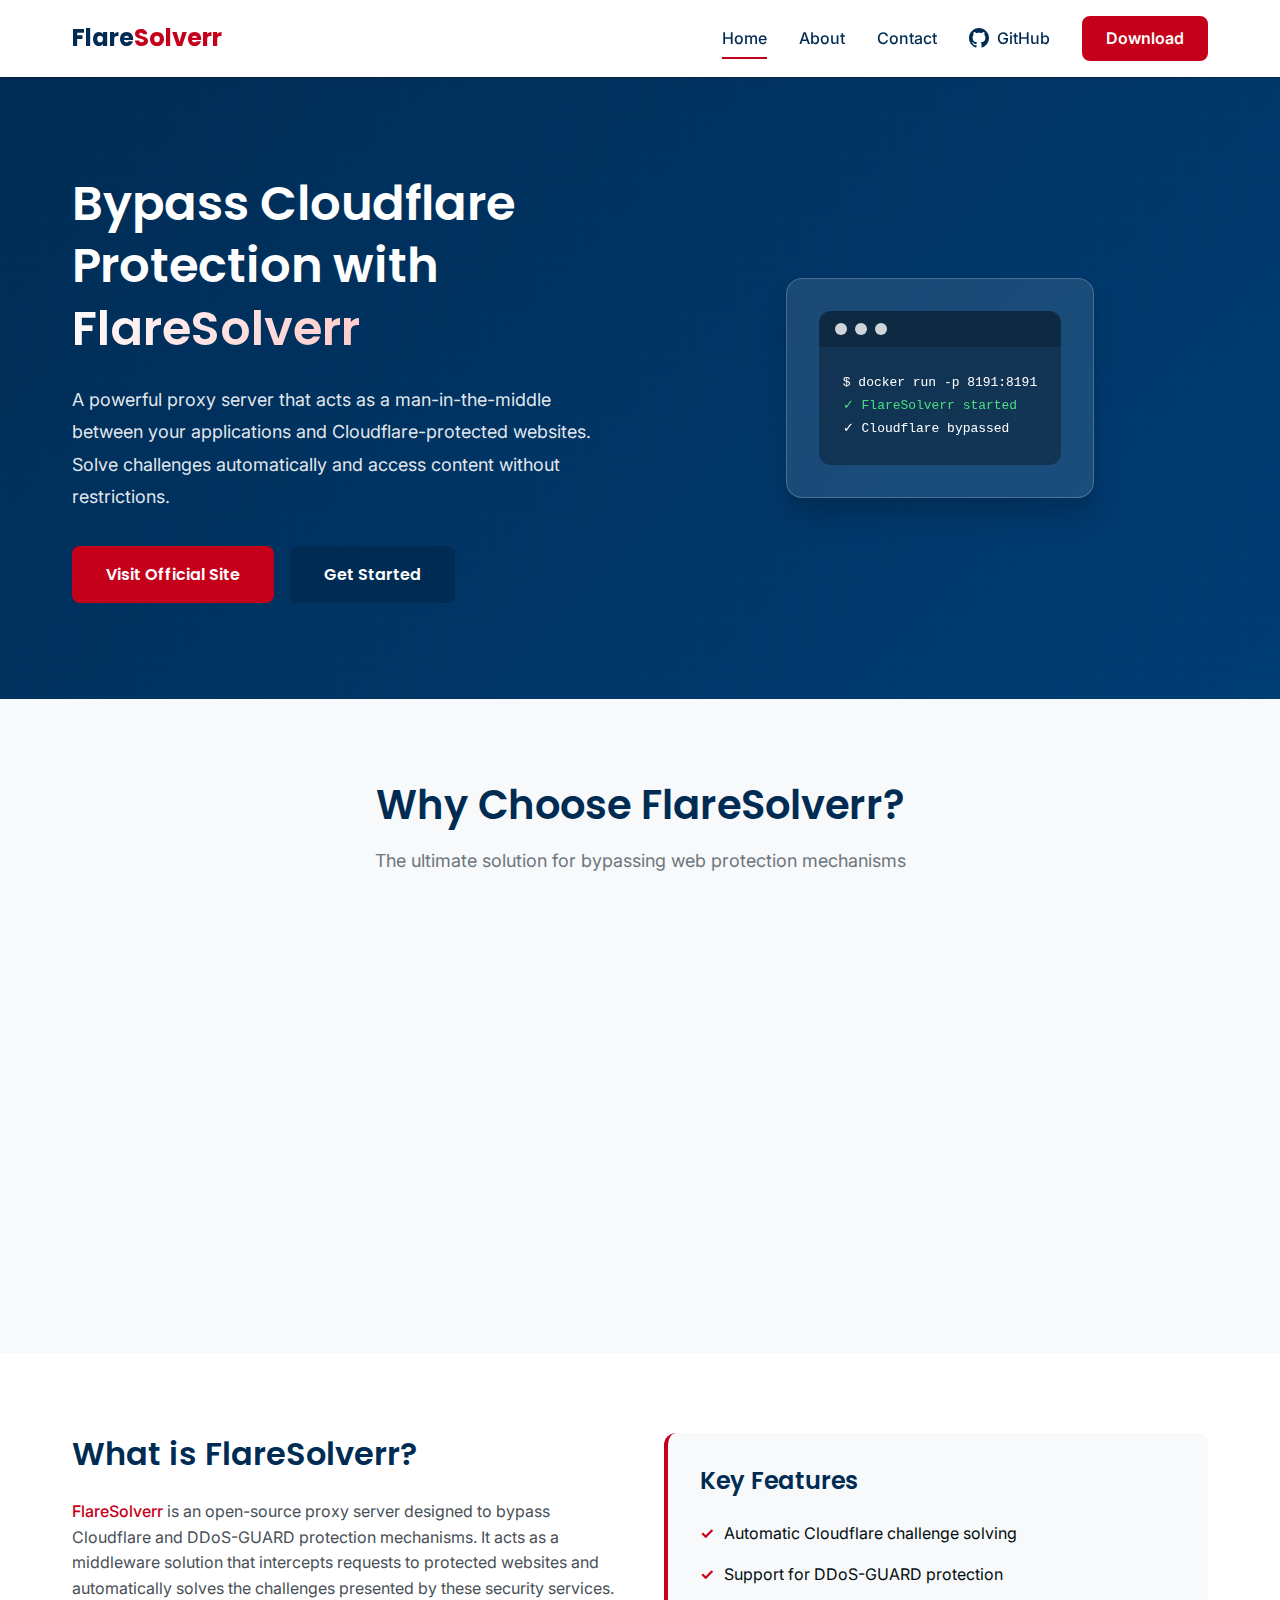
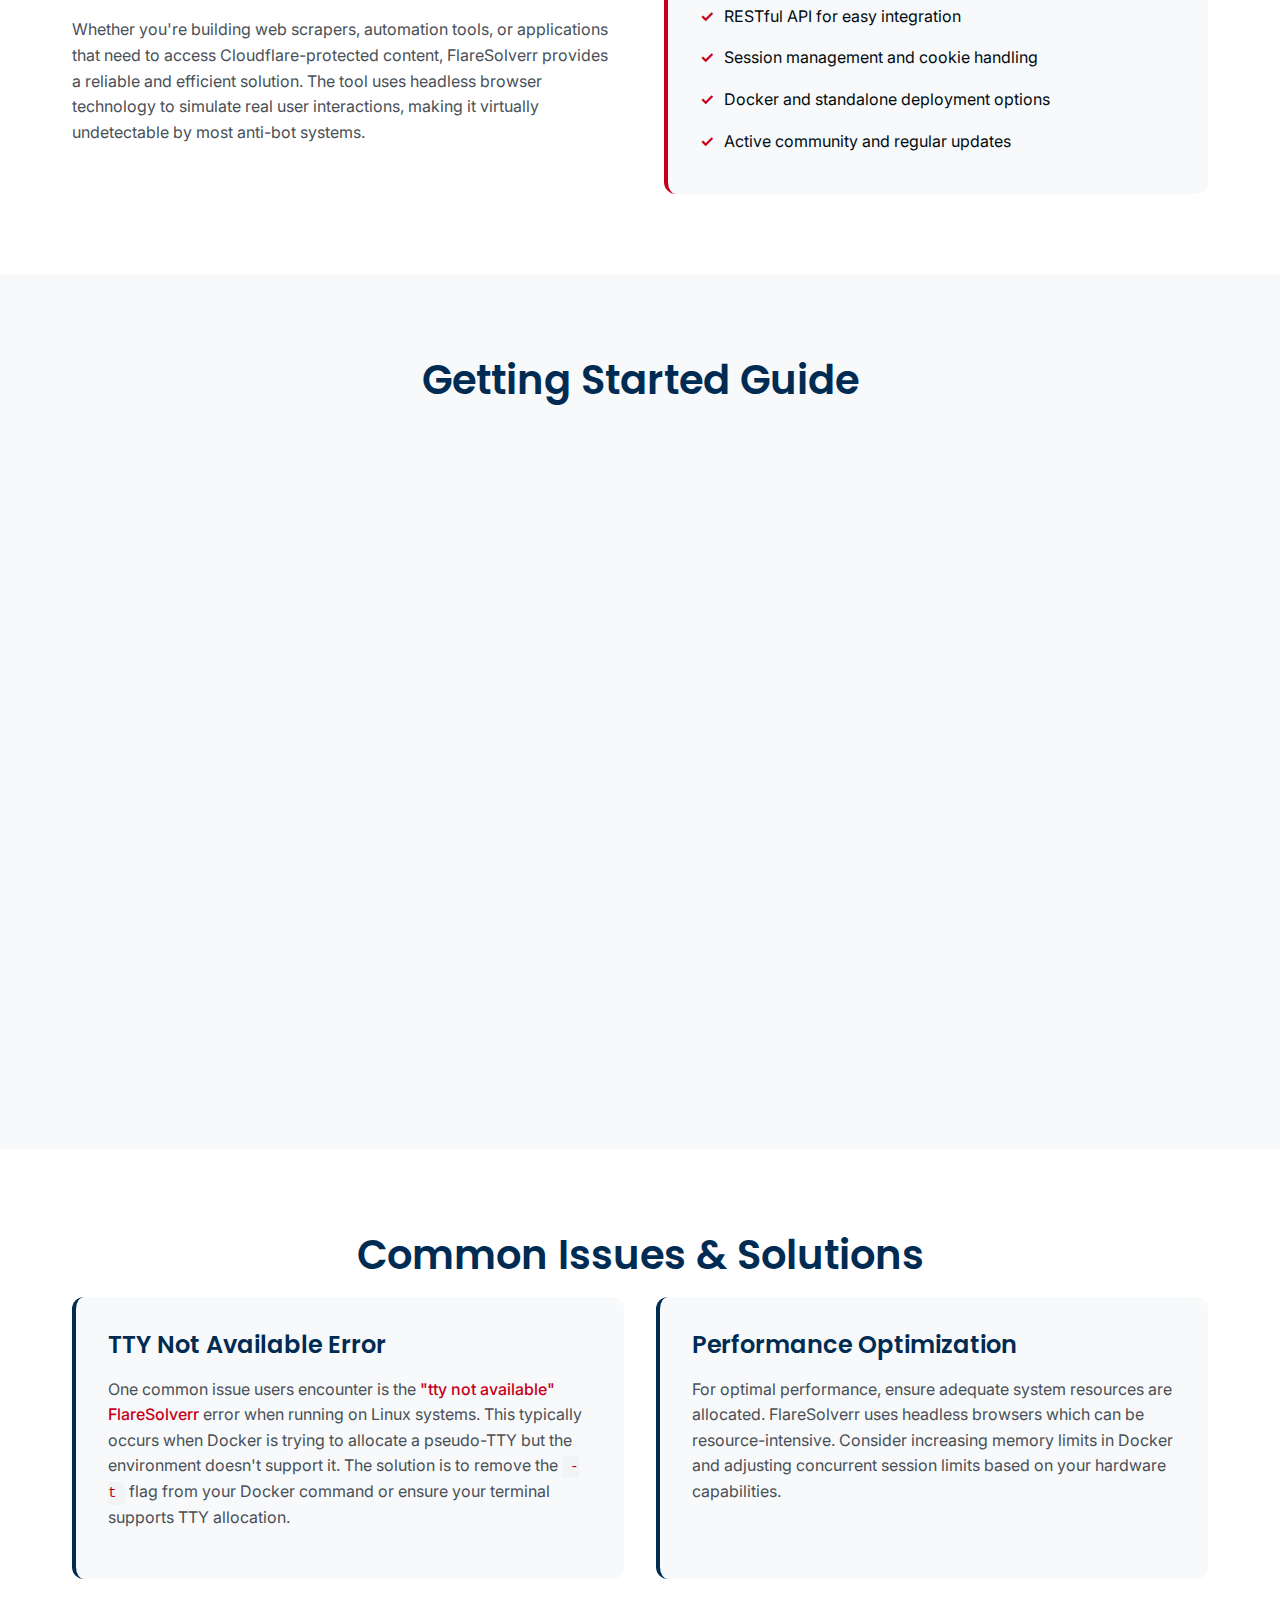
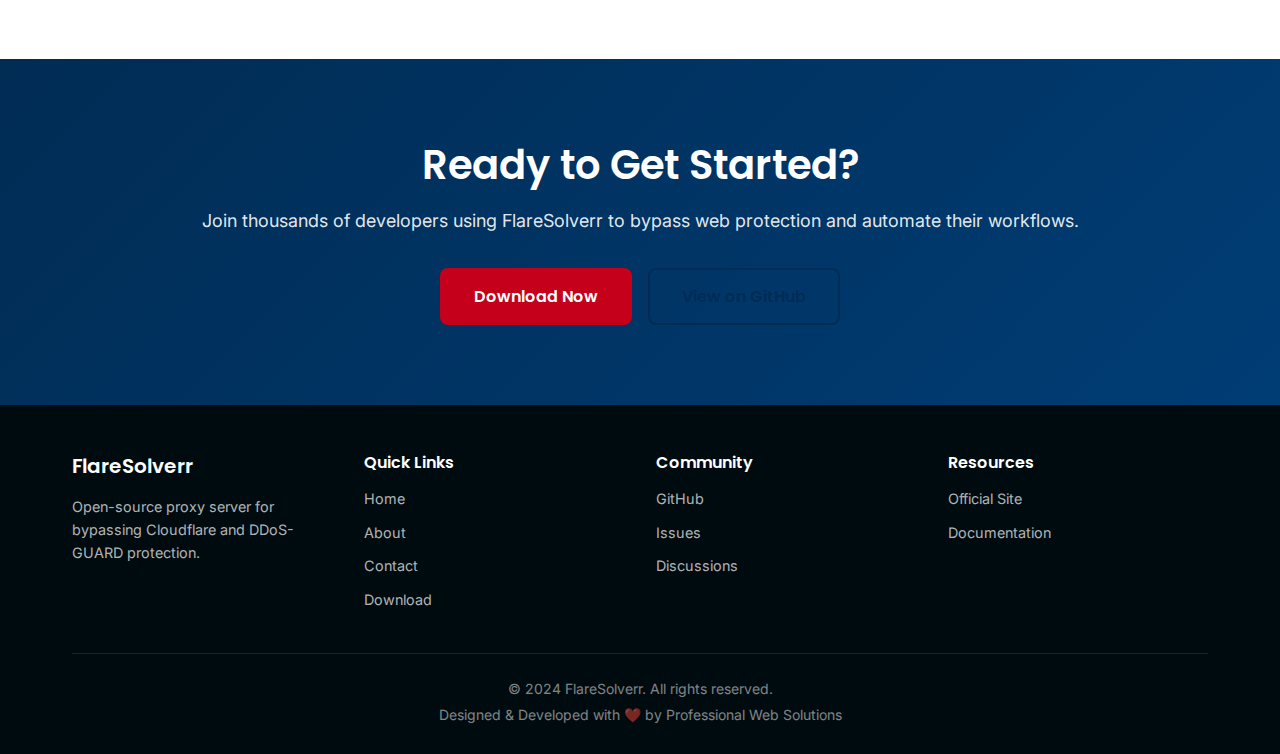
<file: index.html>
<!DOCTYPE html>
<html lang="en">
<head>
    <meta charset="UTF-8">
    <meta name="viewport" content="width=device-width, initial-scale=1.0">
    <meta name="description" content="FlareSolverr - A powerful proxy server to bypass Cloudflare and DDoS-GUARD protection. Learn how to setup FlareSolverr and solve common issues.">
    <meta name="keywords" content="flaresolverr, how to setup flaresolverr, tty not available flaresolverr, cloudflare bypass, proxy server">
    <title>FlareSolverr - Bypass Cloudflare Protection Easily</title>
    <link rel="stylesheet" href="style.css">
    <link rel="preconnect" href="https://fonts.googleapis.com">
    <link rel="preconnect" href="https://fonts.gstatic.com" crossorigin>
    <link href="https://fonts.googleapis.com/css2?family=Inter:wght@300;400;500;600;700&family=Poppins:wght@400;500;600;700&display=swap" rel="stylesheet">
</head>
<body>
    <header class="header">
        <nav class="navbar">
            <div class="container nav-container">
                <a href="index.html" class="logo">
                    <span class="logo-text">Flare<span class="logo-highlight">Solverr</span></span>
                </a>
                <button class="nav-toggle" aria-label="Toggle navigation">
                    <span class="hamburger"></span>
                </button>
                <ul class="nav-menu">
                    <li><a href="index.html" class="nav-link active">Home</a></li>
                    <li><a href="about.html" class="nav-link">About</a></li>
                    <li><a href="contact.html" class="nav-link">Contact</a></li>
                    <li><a href="https://github.com/flare-solverr/FlareSolverr" class="nav-link github-link" target="_blank" rel="noopener">
                        <svg width="20" height="20" viewBox="0 0 24 24" fill="currentColor">
                            <path d="M12 0c-6.626 0-12 5.373-12 12 0 5.302 3.438 9.8 8.207 11.387.599.111.793-.261.793-.577v-2.234c-3.338.726-4.033-1.416-4.033-1.416-.546-1.387-1.333-1.756-1.333-1.756-1.089-.745.083-.729.083-.729 1.205.084 1.839 1.237 1.839 1.237 1.07 1.834 2.807 1.304 3.492.997.107-.775.418-1.305.762-1.604-2.665-.305-5.467-1.334-5.467-5.931 0-1.311.469-2.381 1.236-3.221-.124-.303-.535-1.524.117-3.176 0 0 1.008-.322 3.301 1.23.957-.266 1.983-.399 3.003-.404 1.02.005 2.047.138 3.006.404 2.291-1.552 3.297-1.23 3.297-1.23.653 1.653.242 2.874.118 3.176.77.84 1.235 1.911 1.235 3.221 0 4.609-2.807 5.624-5.479 5.921.43.372.823 1.102.823 2.222v3.293c0 .319.192.694.801.576 4.765-1.589 8.199-6.086 8.199-11.386 0-6.627-5.373-12-12-12z"/>
                        </svg>
                        GitHub
                    </a></li>
                    <li><a href="download.html" class="nav-link btn-download">Download</a></li>
                </ul>
            </div>
        </nav>
    </header>

    <main>
        <section class="hero">
            <div class="container hero-container">
                <div class="hero-content">
                    <h1 class="hero-title">Bypass Cloudflare Protection with <span class="gradient-text">FlareSolverr</span></h1>
                    <p class="hero-description">A powerful proxy server that acts as a man-in-the-middle between your applications and Cloudflare-protected websites. Solve challenges automatically and access content without restrictions.</p>
                    <div class="hero-buttons">
                        <a href="https://flaresolverr.com/" class="btn btn-primary" target="_blank" rel="noopener">Visit Official Site</a>
                        <a href="download.html" class="btn btn-secondary">Get Started</a>
                    </div>
                </div>
                <div class="hero-visual">
                    <div class="visual-card">
                        <div class="code-snippet">
                            <div class="code-header">
                                <span class="code-dot"></span>
                                <span class="code-dot"></span>
                                <span class="code-dot"></span>
                            </div>
                            <div class="code-body">
                                <code>$ docker run -p 8191:8191</code><br>
                                <code class="highlight">✓ FlareSolverr started</code><br>
                                <code>✓ Cloudflare bypassed</code>
                            </div>
                        </div>
                    </div>
                </div>
            </div>
        </section>

        <section class="features">
            <div class="container">
                <h2 class="section-title">Why Choose FlareSolverr?</h2>
                <p class="section-subtitle">The ultimate solution for bypassing web protection mechanisms</p>
                <div class="features-grid">
                    <div class="feature-card">
                        <div class="feature-icon">🚀</div>
                        <h3>Fast & Efficient</h3>
                        <p>Automatically solves Cloudflare challenges in seconds, ensuring your applications run smoothly without delays.</p>
                    </div>
                    <div class="feature-card">
                        <div class="feature-icon">🔒</div>
                        <h3>Secure & Reliable</h3>
                        <p>Built with security in mind, providing a safe bridge between your apps and protected websites.</p>
                    </div>
                    <div class="feature-card">
                        <div class="feature-icon">⚙️</div>
                        <h3>Easy Integration</h3>
                        <p>Simple API interface that works seamlessly with your existing applications and automation tools.</p>
                    </div>
                    <div class="feature-card">
                        <div class="feature-icon">🐳</div>
                        <h3>Docker Ready</h3>
                        <p>Deploy effortlessly with Docker support, making installation and scaling a breeze.</p>
                    </div>
                </div>
            </div>
        </section>

        <section class="content-section">
            <div class="container">
                <div class="content-grid">
                    <div class="content-block">
                        <h2>What is FlareSolverr?</h2>
                        <p><a href="https://flaresolverr.com/" class="inline-link">FlareSolverr</a> is an open-source proxy server designed to bypass Cloudflare and DDoS-GUARD protection mechanisms. It acts as a middleware solution that intercepts requests to protected websites and automatically solves the challenges presented by these security services.</p>
                        <p>Whether you're building web scrapers, automation tools, or applications that need to access Cloudflare-protected content, FlareSolverr provides a reliable and efficient solution. The tool uses headless browser technology to simulate real user interactions, making it virtually undetectable by most anti-bot systems.</p>
                    </div>
                    <div class="content-block highlight-block">
                        <h3>Key Features</h3>
                        <ul class="feature-list">
                            <li>Automatic Cloudflare challenge solving</li>
                            <li>Support for DDoS-GUARD protection</li>
                            <li>RESTful API for easy integration</li>
                            <li>Session management and cookie handling</li>
                            <li>Docker and standalone deployment options</li>
                            <li>Active community and regular updates</li>
                        </ul>
                    </div>
                </div>
            </div>
        </section>

        <section class="info-section">
            <div class="container">
                <h2 class="section-title">Getting Started Guide</h2>
                <div class="info-cards">
                    <div class="info-card">
                        <div class="info-number">01</div>
                        <h3>Installation</h3>
                        <p>If you're wondering <a href="https://flaresolverr.com/what-are-the-installation-steps-for-flaresolverr/" class="inline-link">how to setup FlareSolverr</a>, the process is straightforward. You can deploy it using Docker with a single command or run it as a standalone application on various operating systems including Windows, Linux, and macOS.</p>
                    </div>
                    <div class="info-card">
                        <div class="info-number">02</div>
                        <h3>Configuration</h3>
                        <p>Configure FlareSolverr by setting environment variables to customize behavior. Adjust timeout values, set proxy settings, and configure logging levels to match your specific requirements and use cases.</p>
                    </div>
                    <div class="info-card">
                        <div class="info-number">03</div>
                        <h3>Integration</h3>
                        <p>Integrate FlareSolverr with your application through its simple REST API. Send POST requests with target URLs and receive solved responses with cookies and HTML content ready for processing.</p>
                    </div>
                </div>
            </div>
        </section>

        <section class="troubleshooting-section">
            <div class="container">
                <h2 class="section-title">Common Issues & Solutions</h2>
                <div class="troubleshooting-grid">
                    <div class="trouble-card">
                        <h3>TTY Not Available Error</h3>
                        <p>One common issue users encounter is the <a href="https://flaresolverr.com/how-to-install-flaresolverr-on-linux/" class="inline-link">"tty not available" FlareSolverr</a> error when running on Linux systems. This typically occurs when Docker is trying to allocate a pseudo-TTY but the environment doesn't support it. The solution is to remove the <code>-t</code> flag from your Docker command or ensure your terminal supports TTY allocation.</p>
                    </div>
                    <div class="trouble-card">
                        <h3>Performance Optimization</h3>
                        <p>For optimal performance, ensure adequate system resources are allocated. FlareSolverr uses headless browsers which can be resource-intensive. Consider increasing memory limits in Docker and adjusting concurrent session limits based on your hardware capabilities.</p>
                    </div>
                </div>
            </div>
        </section>

        <section class="cta-section">
            <div class="container">
                <div class="cta-content">
                    <h2>Ready to Get Started?</h2>
                    <p>Join thousands of developers using FlareSolverr to bypass web protection and automate their workflows.</p>
                    <div class="cta-buttons">
                        <a href="download.html" class="btn btn-primary">Download Now</a>
                        <a href="https://github.com/flare-solverr/FlareSolverr" class="btn btn-outline" target="_blank" rel="noopener">View on GitHub</a>
                    </div>
                </div>
            </div>
        </section>
    </main>

    <footer class="footer">
        <div class="container">
            <div class="footer-content">
                <div class="footer-section">
                    <h3>FlareSolverr</h3>
                    <p>Open-source proxy server for bypassing Cloudflare and DDoS-GUARD protection.</p>
                </div>
                <div class="footer-section">
                    <h4>Quick Links</h4>
                    <ul class="footer-links">
                        <li><a href="index.html">Home</a></li>
                        <li><a href="about.html">About</a></li>
                        <li><a href="contact.html">Contact</a></li>
                        <li><a href="download.html">Download</a></li>
                    </ul>
                </div>
                <div class="footer-section">
                    <h4>Community</h4>
                    <ul class="footer-links">
                        <li><a href="https://github.com/flare-solverr/FlareSolverr" target="_blank" rel="noopener">GitHub</a></li>
                        <li><a href="https://github.com/flare-solverr/FlareSolverr/issues" target="_blank" rel="noopener">Issues</a></li>
                        <li><a href="https://github.com/flare-solverr/FlareSolverr/discussions" target="_blank" rel="noopener">Discussions</a></li>
                    </ul>
                </div>
                <div class="footer-section">
                    <h4>Resources</h4>
                    <ul class="footer-links">
                        <li><a href="https://flaresolverr.com/" target="_blank" rel="noopener">Official Site</a></li>
                        <li><a href="https://github.com/flare-solverr/FlareSolverr/wiki" target="_blank" rel="noopener">Documentation</a></li>
                    </ul>
                </div>
            </div>
            <div class="footer-bottom">
                <p>&copy; 2024 FlareSolverr. All rights reserved.</p>
                <p>Designed & Developed with ❤️ by Professional Web Solutions</p>
            </div>
        </div>
    </footer>

    <script src="script.js"></script>
</body>
</html>
</file>
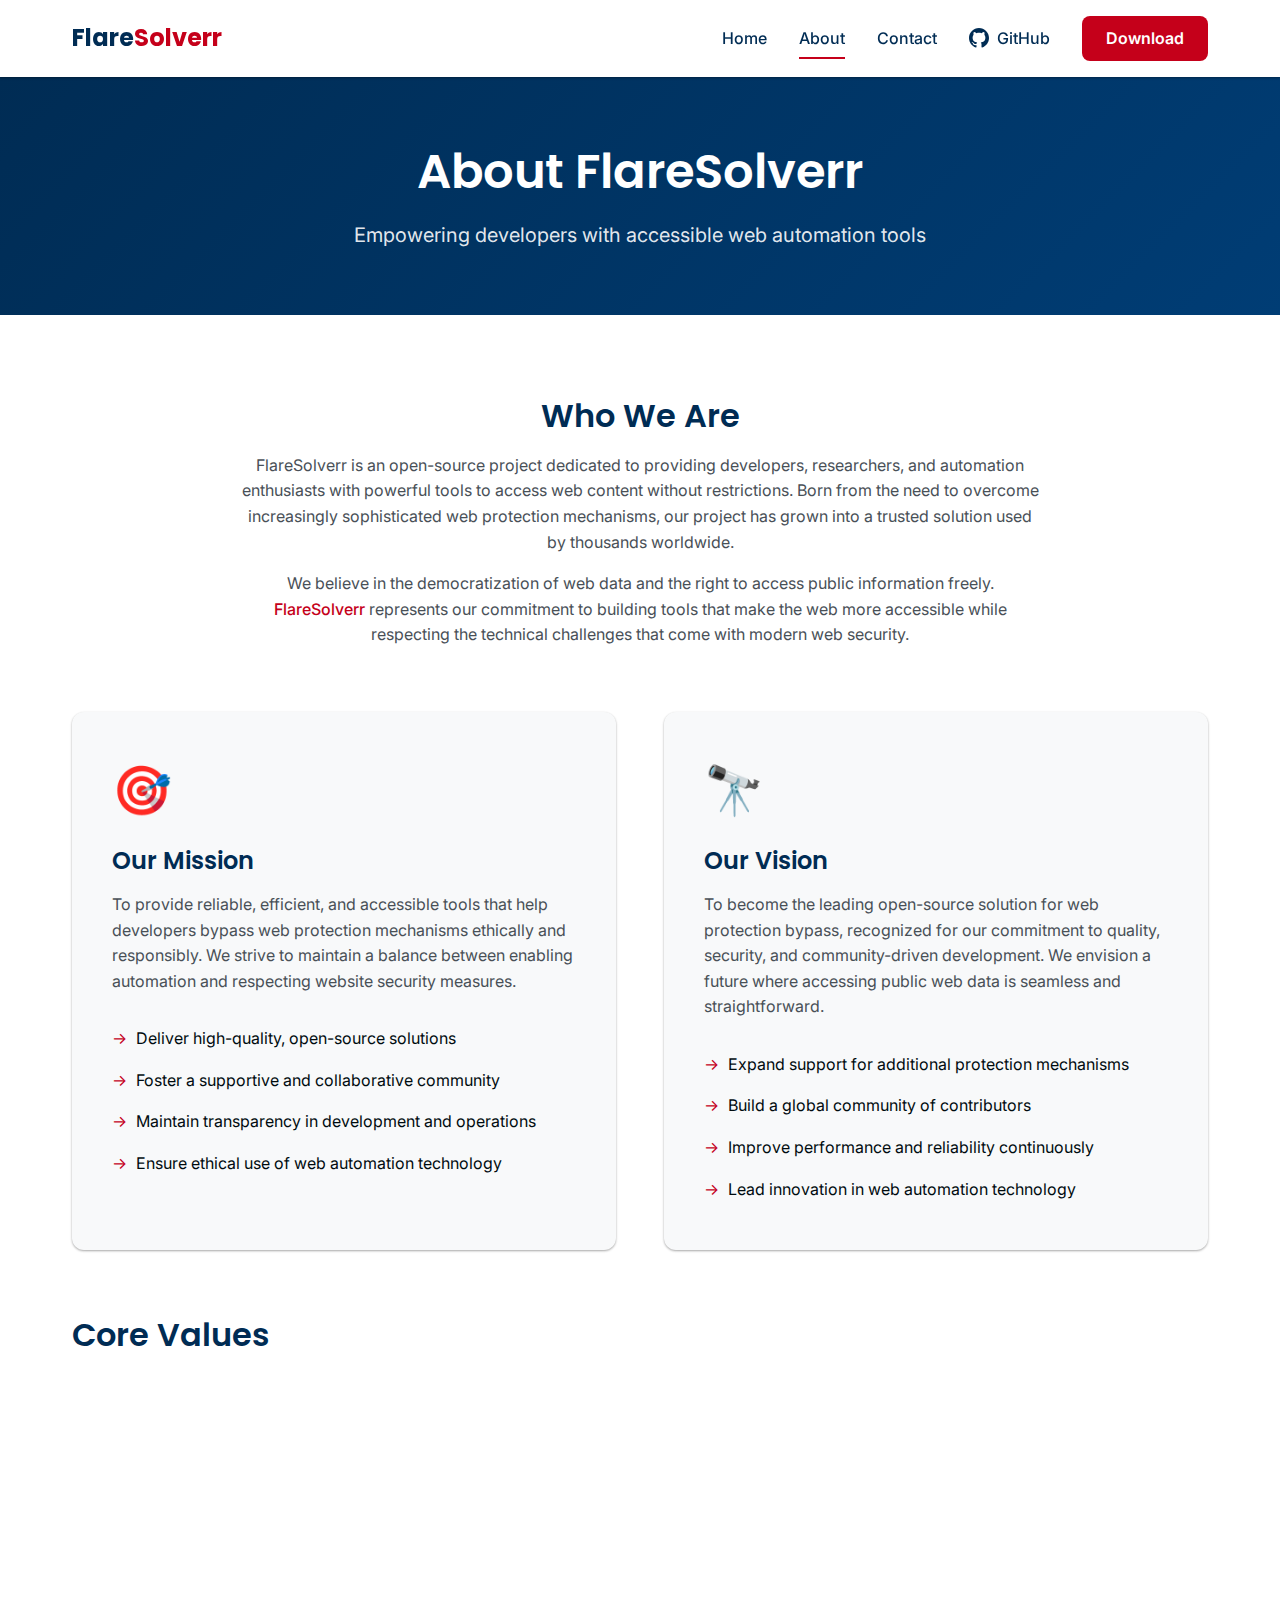
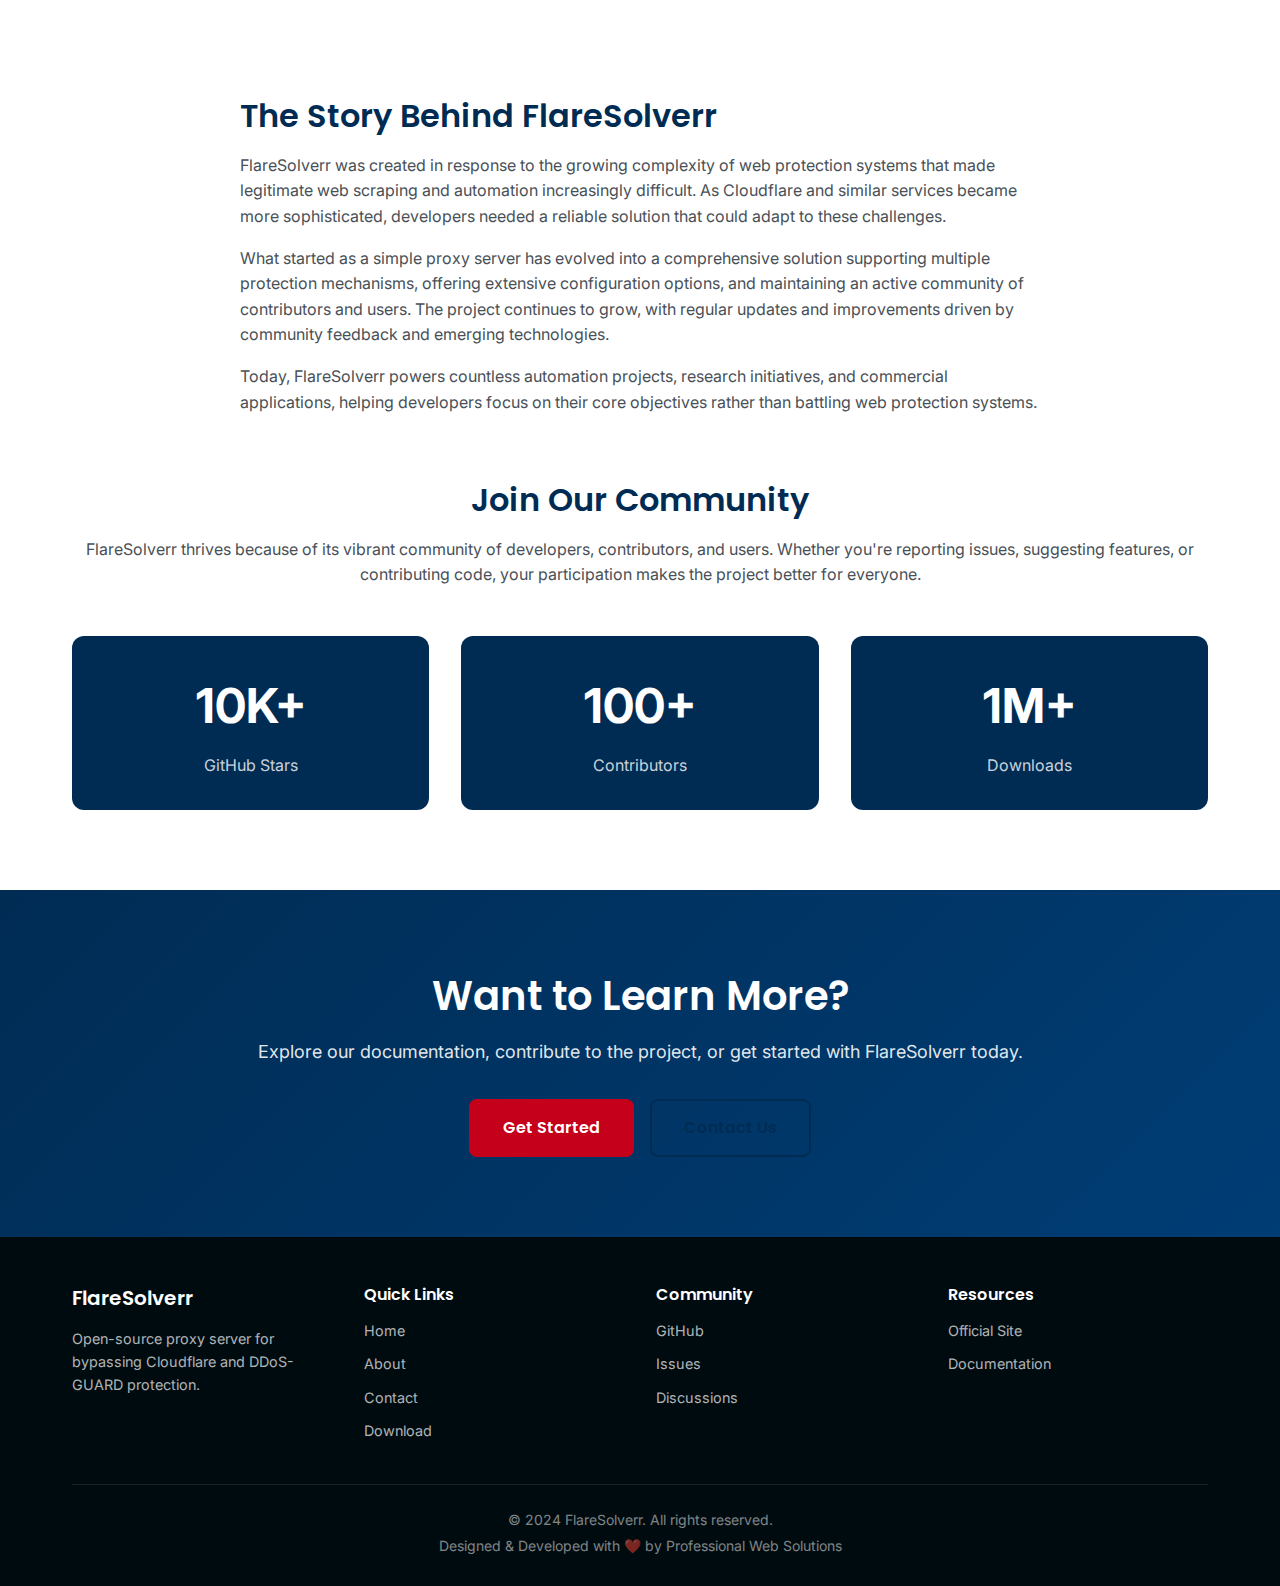
<file: about.html>
<!DOCTYPE html>
<html lang="en">
<head>
    <meta charset="UTF-8">
    <meta name="viewport" content="width=device-width, initial-scale=1.0">
    <meta name="description" content="Learn about FlareSolverr - our mission to provide accessible web scraping tools and bypass Cloudflare protection for developers worldwide.">
    <title>About FlareSolverr - Our Mission & Vision</title>
    <link rel="stylesheet" href="style.css">
    <link rel="preconnect" href="https://fonts.googleapis.com">
    <link rel="preconnect" href="https://fonts.gstatic.com" crossorigin>
    <link href="https://fonts.googleapis.com/css2?family=Inter:wght@300;400;500;600;700&family=Poppins:wght@400;500;600;700&display=swap" rel="stylesheet">
</head>
<body>
    <header class="header">
        <nav class="navbar">
            <div class="container nav-container">
                <a href="index.html" class="logo">
                    <span class="logo-text">Flare<span class="logo-highlight">Solverr</span></span>
                </a>
                <button class="nav-toggle" aria-label="Toggle navigation">
                    <span class="hamburger"></span>
                </button>
                <ul class="nav-menu">
                    <li><a href="index.html" class="nav-link">Home</a></li>
                    <li><a href="about.html" class="nav-link active">About</a></li>
                    <li><a href="contact.html" class="nav-link">Contact</a></li>
                    <li><a href="https://github.com/flare-solverr/FlareSolverr" class="nav-link github-link" target="_blank" rel="noopener">
                        <svg width="20" height="20" viewBox="0 0 24 24" fill="currentColor">
                            <path d="M12 0c-6.626 0-12 5.373-12 12 0 5.302 3.438 9.8 8.207 11.387.599.111.793-.261.793-.577v-2.234c-3.338.726-4.033-1.416-4.033-1.416-.546-1.387-1.333-1.756-1.333-1.756-1.089-.745.083-.729.083-.729 1.205.084 1.839 1.237 1.839 1.237 1.07 1.834 2.807 1.304 3.492.997.107-.775.418-1.305.762-1.604-2.665-.305-5.467-1.334-5.467-5.931 0-1.311.469-2.381 1.236-3.221-.124-.303-.535-1.524.117-3.176 0 0 1.008-.322 3.301 1.23.957-.266 1.983-.399 3.003-.404 1.02.005 2.047.138 3.006.404 2.291-1.552 3.297-1.23 3.297-1.23.653 1.653.242 2.874.118 3.176.77.84 1.235 1.911 1.235 3.221 0 4.609-2.807 5.624-5.479 5.921.43.372.823 1.102.823 2.222v3.293c0 .319.192.694.801.576 4.765-1.589 8.199-6.086 8.199-11.386 0-6.627-5.373-12-12-12z"/>
                        </svg>
                        GitHub
                    </a></li>
                    <li><a href="download.html" class="nav-link btn-download">Download</a></li>
                </ul>
            </div>
        </nav>
    </header>

    <main>
        <section class="page-hero">
            <div class="container">
                <h1 class="page-title">About FlareSolverr</h1>
                <p class="page-subtitle">Empowering developers with accessible web automation tools</p>
            </div>
        </section>

        <section class="about-content">
            <div class="container">
                <div class="about-intro">
                    <h2>Who We Are</h2>
                    <p>FlareSolverr is an open-source project dedicated to providing developers, researchers, and automation enthusiasts with powerful tools to access web content without restrictions. Born from the need to overcome increasingly sophisticated web protection mechanisms, our project has grown into a trusted solution used by thousands worldwide.</p>
                    <p>We believe in the democratization of web data and the right to access public information freely. <a href="index.html" class="inline-link">FlareSolverr</a> represents our commitment to building tools that make the web more accessible while respecting the technical challenges that come with modern web security.</p>
                </div>

                <div class="mission-vision">
                    <div class="mv-card">
                        <div class="mv-icon">🎯</div>
                        <h3>Our Mission</h3>
                        <p>To provide reliable, efficient, and accessible tools that help developers bypass web protection mechanisms ethically and responsibly. We strive to maintain a balance between enabling automation and respecting website security measures.</p>
                        <ul class="mission-points">
                            <li>Deliver high-quality, open-source solutions</li>
                            <li>Foster a supportive and collaborative community</li>
                            <li>Maintain transparency in development and operations</li>
                            <li>Ensure ethical use of web automation technology</li>
                        </ul>
                    </div>

                    <div class="mv-card">
                        <div class="mv-icon">🔭</div>
                        <h3>Our Vision</h3>
                        <p>To become the leading open-source solution for web protection bypass, recognized for our commitment to quality, security, and community-driven development. We envision a future where accessing public web data is seamless and straightforward.</p>
                        <ul class="mission-points">
                            <li>Expand support for additional protection mechanisms</li>
                            <li>Build a global community of contributors</li>
                            <li>Improve performance and reliability continuously</li>
                            <li>Lead innovation in web automation technology</li>
                        </ul>
                    </div>
                </div>

                <div class="values-section">
                    <h2>Core Values</h2>
                    <div class="values-grid">
                        <div class="value-card">
                            <h4>🌟 Excellence</h4>
                            <p>We are committed to delivering high-quality code and maintaining professional standards in everything we do.</p>
                        </div>
                        <div class="value-card">
                            <h4>🤝 Community</h4>
                            <p>Our strength lies in our community. We value every contribution and encourage collaborative development.</p>
                        </div>
                        <div class="value-card">
                            <h4>🔓 Openness</h4>
                            <p>Transparency and open-source principles guide our development process and decision-making.</p>
                        </div>
                        <div class="value-card">
                            <h4>⚖️ Responsibility</h4>
                            <p>We advocate for ethical use of our tools and responsible web automation practices.</p>
                        </div>
                    </div>
                </div>

                <div class="project-story">
                    <h2>The Story Behind FlareSolverr</h2>
                    <p>FlareSolverr was created in response to the growing complexity of web protection systems that made legitimate web scraping and automation increasingly difficult. As Cloudflare and similar services became more sophisticated, developers needed a reliable solution that could adapt to these challenges.</p>
                    <p>What started as a simple proxy server has evolved into a comprehensive solution supporting multiple protection mechanisms, offering extensive configuration options, and maintaining an active community of contributors and users. The project continues to grow, with regular updates and improvements driven by community feedback and emerging technologies.</p>
                    <p>Today, FlareSolverr powers countless automation projects, research initiatives, and commercial applications, helping developers focus on their core objectives rather than battling web protection systems.</p>
                </div>

                <div class="community-section">
                    <h2>Join Our Community</h2>
                    <p>FlareSolverr thrives because of its vibrant community of developers, contributors, and users. Whether you're reporting issues, suggesting features, or contributing code, your participation makes the project better for everyone.</p>
                    <div class="community-stats">
                        <div class="stat-card">
                            <div class="stat-number">10K+</div>
                            <div class="stat-label">GitHub Stars</div>
                        </div>
                        <div class="stat-card">
                            <div class="stat-number">100+</div>
                            <div class="stat-label">Contributors</div>
                        </div>
                        <div class="stat-card">
                            <div class="stat-number">1M+</div>
                            <div class="stat-label">Downloads</div>
                        </div>
                    </div>
                </div>
            </div>
        </section>

        <section class="cta-section">
            <div class="container">
                <div class="cta-content">
                    <h2>Want to Learn More?</h2>
                    <p>Explore our documentation, contribute to the project, or get started with FlareSolverr today.</p>
                    <div class="cta-buttons">
                        <a href="download.html" class="btn btn-primary">Get Started</a>
                        <a href="contact.html" class="btn btn-outline">Contact Us</a>
                    </div>
                </div>
            </div>
        </section>
    </main>

    <footer class="footer">
        <div class="container">
            <div class="footer-content">
                <div class="footer-section">
                    <h3>FlareSolverr</h3>
                    <p>Open-source proxy server for bypassing Cloudflare and DDoS-GUARD protection.</p>
                </div>
                <div class="footer-section">
                    <h4>Quick Links</h4>
                    <ul class="footer-links">
                        <li><a href="index.html">Home</a></li>
                        <li><a href="about.html">About</a></li>
                        <li><a href="contact.html">Contact</a></li>
                        <li><a href="download.html">Download</a></li>
                    </ul>
                </div>
                <div class="footer-section">
                    <h4>Community</h4>
                    <ul class="footer-links">
                        <li><a href="https://github.com/flare-solverr/FlareSolverr" target="_blank" rel="noopener">GitHub</a></li>
                        <li><a href="https://github.com/flare-solverr/FlareSolverr/issues" target="_blank" rel="noopener">Issues</a></li>
                        <li><a href="https://github.com/flare-solverr/FlareSolverr/discussions" target="_blank" rel="noopener">Discussions</a></li>
                    </ul>
                </div>
                <div class="footer-section">
                    <h4>Resources</h4>
                    <ul class="footer-links">
                        <li><a href="https://flaresolverr.com/" target="_blank" rel="noopener">Official Site</a></li>
                        <li><a href="https://github.com/flare-solverr/FlareSolverr/wiki" target="_blank" rel="noopener">Documentation</a></li>
                    </ul>
                </div>
            </div>
            <div class="footer-bottom">
                <p>&copy; 2024 FlareSolverr. All rights reserved.</p>
                <p>Designed & Developed with ❤️ by Professional Web Solutions</p>
            </div>
        </div>
    </footer>

    <script src="script.js"></script>
</body>
</html>
</file>
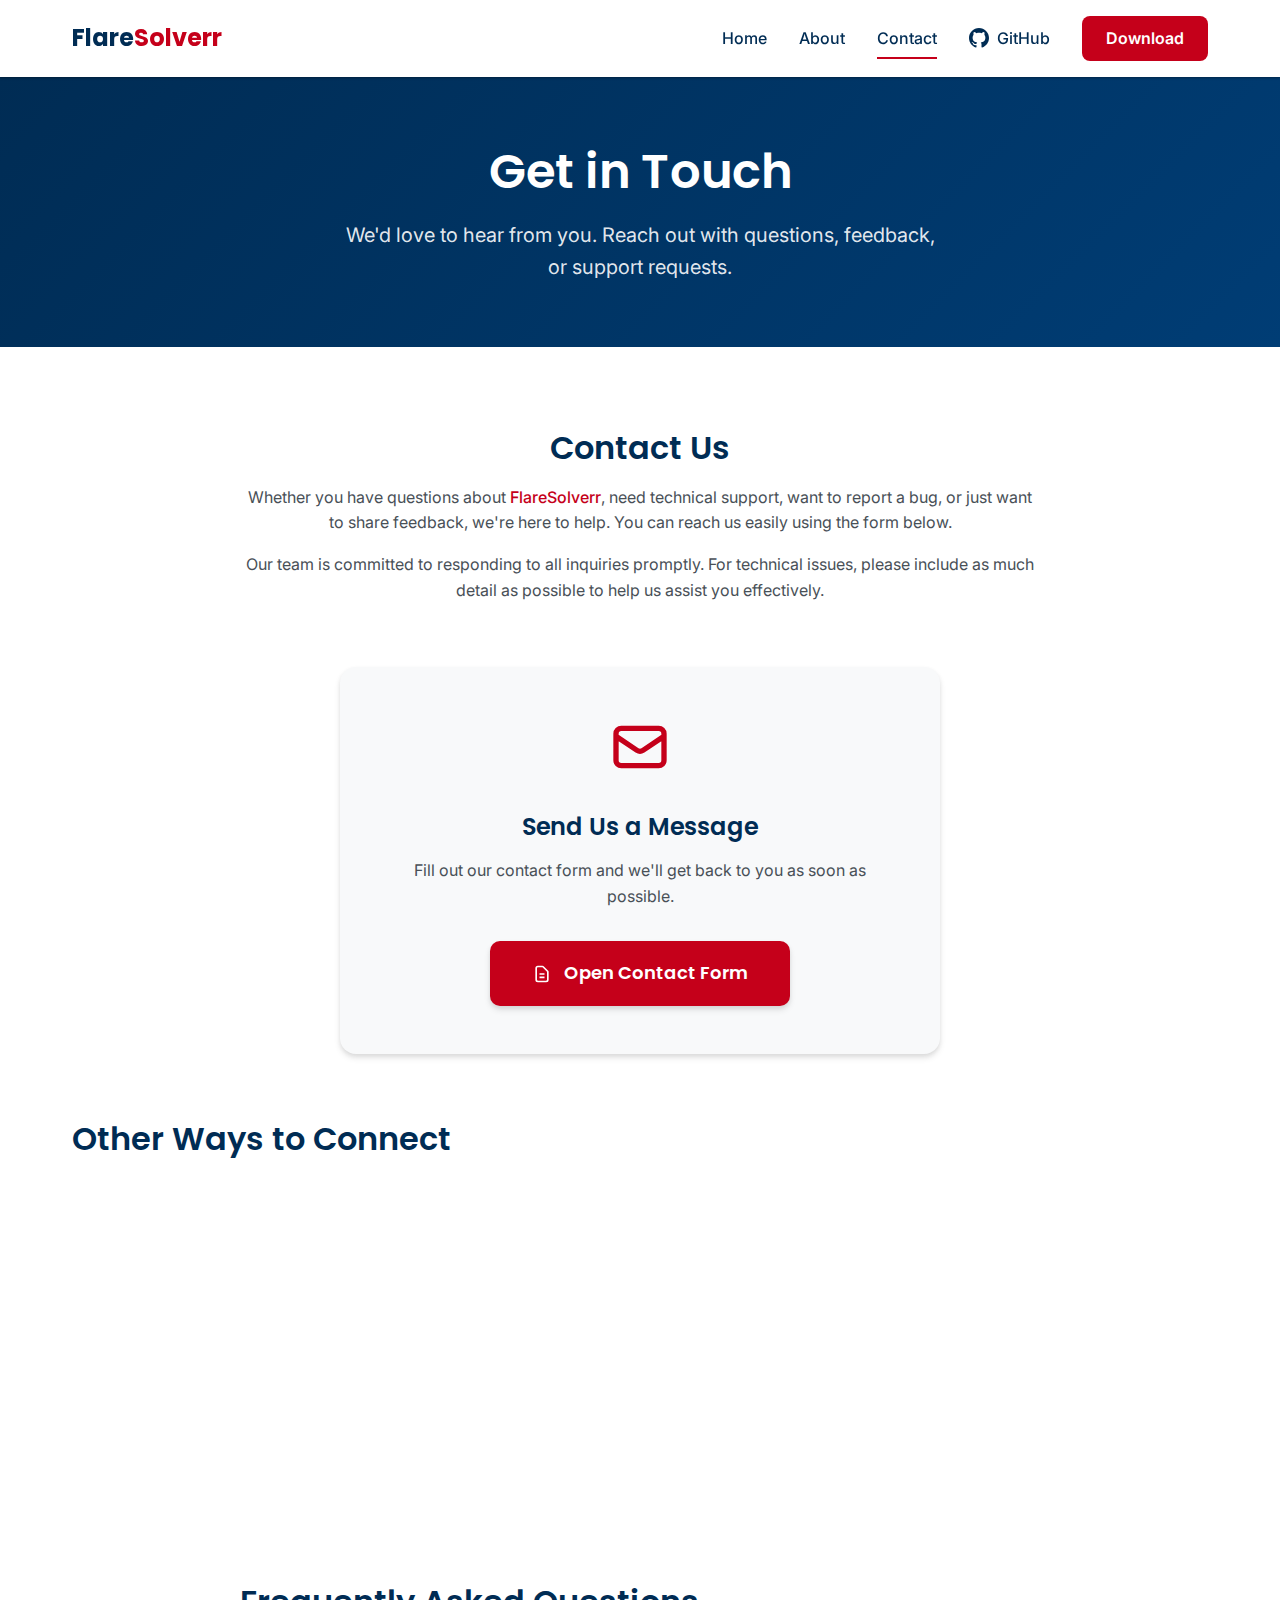
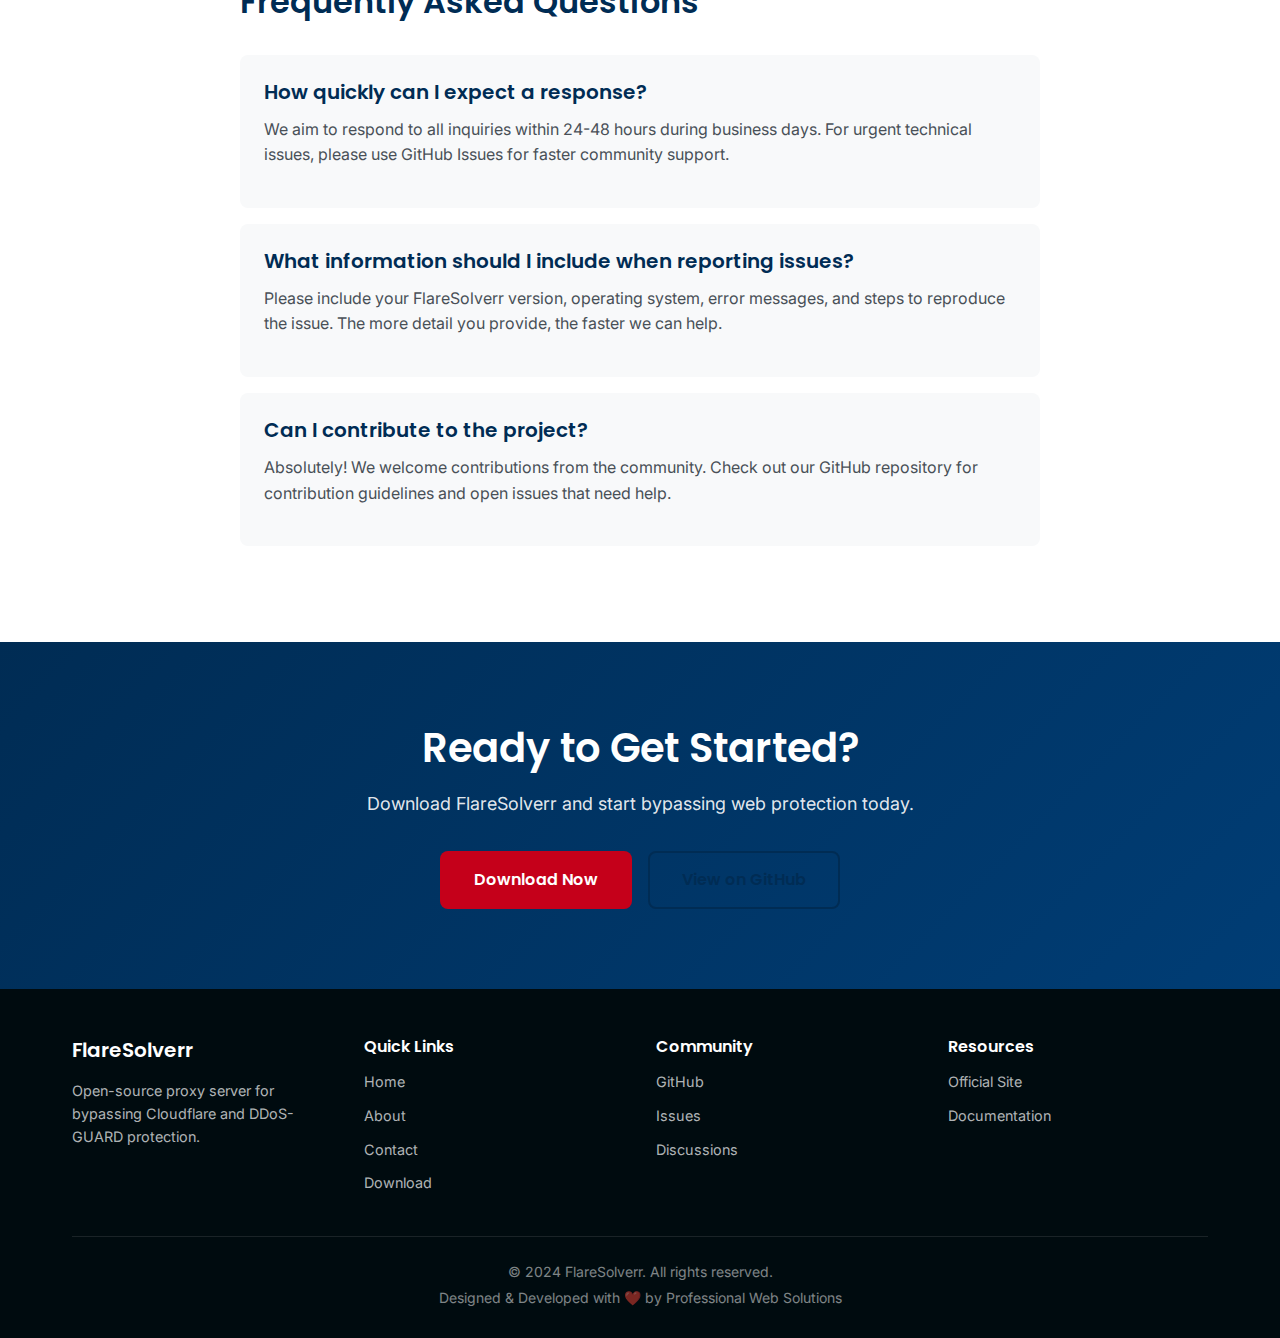
<file: contact.html>
<!DOCTYPE html>
<html lang="en">
<head>
    <meta charset="UTF-8">
    <meta name="viewport" content="width=device-width, initial-scale=1.0">
    <meta name="description" content="Get in touch with the FlareSolverr team. We're here to help with questions, feedback, and support.">
    <title>Contact FlareSolverr - Get in Touch</title>
    <link rel="stylesheet" href="style.css">
    <link rel="preconnect" href="https://fonts.googleapis.com">
    <link rel="preconnect" href="https://fonts.gstatic.com" crossorigin>
    <link href="https://fonts.googleapis.com/css2?family=Inter:wght@300;400;500;600;700&family=Poppins:wght@400;500;600;700&display=swap" rel="stylesheet">
</head>
<body>
    <header class="header">
        <nav class="navbar">
            <div class="container nav-container">
                <a href="index.html" class="logo">
                    <span class="logo-text">Flare<span class="logo-highlight">Solverr</span></span>
                </a>
                <button class="nav-toggle" aria-label="Toggle navigation">
                    <span class="hamburger"></span>
                </button>
                <ul class="nav-menu">
                    <li><a href="index.html" class="nav-link">Home</a></li>
                    <li><a href="about.html" class="nav-link">About</a></li>
                    <li><a href="contact.html" class="nav-link active">Contact</a></li>
                    <li><a href="https://github.com/flare-solverr/FlareSolverr" class="nav-link github-link" target="_blank" rel="noopener">
                        <svg width="20" height="20" viewBox="0 0 24 24" fill="currentColor">
                            <path d="M12 0c-6.626 0-12 5.373-12 12 0 5.302 3.438 9.8 8.207 11.387.599.111.793-.261.793-.577v-2.234c-3.338.726-4.033-1.416-4.033-1.416-.546-1.387-1.333-1.756-1.333-1.756-1.089-.745.083-.729.083-.729 1.205.084 1.839 1.237 1.839 1.237 1.07 1.834 2.807 1.304 3.492.997.107-.775.418-1.305.762-1.604-2.665-.305-5.467-1.334-5.467-5.931 0-1.311.469-2.381 1.236-3.221-.124-.303-.535-1.524.117-3.176 0 0 1.008-.322 3.301 1.23.957-.266 1.983-.399 3.003-.404 1.02.005 2.047.138 3.006.404 2.291-1.552 3.297-1.23 3.297-1.23.653 1.653.242 2.874.118 3.176.77.84 1.235 1.911 1.235 3.221 0 4.609-2.807 5.624-5.479 5.921.43.372.823 1.102.823 2.222v3.293c0 .319.192.694.801.576 4.765-1.589 8.199-6.086 8.199-11.386 0-6.627-5.373-12-12-12z"/>
                        </svg>
                        GitHub
                    </a></li>
                    <li><a href="download.html" class="nav-link btn-download">Download</a></li>
                </ul>
            </div>
        </nav>
    </header>

    <main>
        <section class="page-hero">
            <div class="container">
                <h1 class="page-title">Get in Touch</h1>
                <p class="page-subtitle">We'd love to hear from you. Reach out with questions, feedback, or support requests.</p>
            </div>
        </section>

        <section class="contact-content">
            <div class="container">
                <div class="contact-intro">
                    <h2>Contact Us</h2>
                    <p>Whether you have questions about <a href="index.html" class="inline-link">FlareSolverr</a>, need technical support, want to report a bug, or just want to share feedback, we're here to help. You can reach us easily using the form below.</p>
                    <p>Our team is committed to responding to all inquiries promptly. For technical issues, please include as much detail as possible to help us assist you effectively.</p>
                </div>

                <div class="contact-form-section">
                    <div class="form-card">
                        <div class="form-icon">
                            <svg width="64" height="64" viewBox="0 0 24 24" fill="none" stroke="currentColor" stroke-width="2">
                                <path d="M3 8l7.89 5.26a2 2 0 002.22 0L21 8M5 19h14a2 2 0 002-2V7a2 2 0 00-2-2H5a2 2 0 00-2 2v10a2 2 0 002 2z"/>
                            </svg>
                        </div>
                        <h3>Send Us a Message</h3>
                        <p>Fill out our contact form and we'll get back to you as soon as possible.</p>
                        <a href="https://docs.google.com/forms/d/e/1FAIpQLSfncaWyZLkhBixw5xp57tD_AkSFafNDyqhsW9_aqFq2ActEiQ/viewform?usp=header" 
                           class="btn btn-form" 
                           target="_blank" 
                           rel="noopener">
                            <svg width="20" height="20" viewBox="0 0 24 24" fill="none" stroke="currentColor" stroke-width="2">
                                <path d="M9 12h6m-6 4h6m2 5H7a2 2 0 01-2-2V5a2 2 0 012-2h5.586a1 1 0 01.707.293l5.414 5.414a1 1 0 01.293.707V19a2 2 0 01-2 2z"/>
                            </svg>
                            Open Contact Form
                        </a>
                    </div>
                </div>

                <div class="contact-methods">
                    <h2>Other Ways to Connect</h2>
                    <div class="methods-grid">
                        <div class="method-card">
                            <div class="method-icon">💬</div>
                            <h3>GitHub Discussions</h3>
                            <p>Join our community discussions on GitHub to ask questions, share ideas, and connect with other users.</p>
                            <a href="https://github.com/flare-solverr/FlareSolverr/discussions" target="_blank" rel="noopener" class="method-link">Visit Discussions →</a>
                        </div>
                        <div class="method-card">
                            <div class="method-icon">🐛</div>
                            <h3>Report an Issue</h3>
                            <p>Found a bug or have a feature request? Open an issue on our GitHub repository and we'll look into it.</p>
                            <a href="https://github.com/flare-solverr/FlareSolverr/issues" target="_blank" rel="noopener" class="method-link">Open Issue →</a>
                        </div>
                        <div class="method-card">
                            <div class="method-icon">📚</div>
                            <h3>Documentation</h3>
                            <p>Check our comprehensive documentation for guides, tutorials, and API references.</p>
                            <a href="https://github.com/flare-solverr/FlareSolverr/wiki" target="_blank" rel="noopener" class="method-link">View Docs →</a>
                        </div>
                    </div>
                </div>

                <div class="contact-info">
                    <h2>Frequently Asked Questions</h2>
                    <div class="faq-section">
                        <div class="faq-item">
                            <h4>How quickly can I expect a response?</h4>
                            <p>We aim to respond to all inquiries within 24-48 hours during business days. For urgent technical issues, please use GitHub Issues for faster community support.</p>
                        </div>
                        <div class="faq-item">
                            <h4>What information should I include when reporting issues?</h4>
                            <p>Please include your FlareSolverr version, operating system, error messages, and steps to reproduce the issue. The more detail you provide, the faster we can help.</p>
                        </div>
                        <div class="faq-item">
                            <h4>Can I contribute to the project?</h4>
                            <p>Absolutely! We welcome contributions from the community. Check out our GitHub repository for contribution guidelines and open issues that need help.</p>
                        </div>
                    </div>
                </div>
            </div>
        </section>

        <section class="cta-section">
            <div class="container">
                <div class="cta-content">
                    <h2>Ready to Get Started?</h2>
                    <p>Download FlareSolverr and start bypassing web protection today.</p>
                    <div class="cta-buttons">
                        <a href="download.html" class="btn btn-primary">Download Now</a>
                        <a href="https://github.com/flare-solverr/FlareSolverr" class="btn btn-outline" target="_blank" rel="noopener">View on GitHub</a>
                    </div>
                </div>
            </div>
        </section>
    </main>

    <footer class="footer">
        <div class="container">
            <div class="footer-content">
                <div class="footer-section">
                    <h3>FlareSolverr</h3>
                    <p>Open-source proxy server for bypassing Cloudflare and DDoS-GUARD protection.</p>
                </div>
                <div class="footer-section">
                    <h4>Quick Links</h4>
                    <ul class="footer-links">
                        <li><a href="index.html">Home</a></li>
                        <li><a href="about.html">About</a></li>
                        <li><a href="contact.html">Contact</a></li>
                        <li><a href="download.html">Download</a></li>
                    </ul>
                </div>
                <div class="footer-section">
                    <h4>Community</h4>
                    <ul class="footer-links">
                        <li><a href="https://github.com/flare-solverr/FlareSolverr" target="_blank" rel="noopener">GitHub</a></li>
                        <li><a href="https://github.com/flare-solverr/FlareSolverr/issues" target="_blank" rel="noopener">Issues</a></li>
                        <li><a href="https://github.com/flare-solverr/FlareSolverr/discussions" target="_blank" rel="noopener">Discussions</a></li>
                    </ul>
                </div>
                <div class="footer-section">
                    <h4>Resources</h4>
                    <ul class="footer-links">
                        <li><a href="https://flaresolverr.com/" target="_blank" rel="noopener">Official Site</a></li>
                        <li><a href="https://github.com/flare-solverr/FlareSolverr/wiki" target="_blank" rel="noopener">Documentation</a></li>
                    </ul>
                </div>
            </div>
            <div class="footer-bottom">
                <p>&copy; 2024 FlareSolverr. All rights reserved.</p>
                <p>Designed & Developed with ❤️ by Professional Web Solutions</p>
            </div>
        </div>
    </footer>

    <script src="script.js"></script>
</body>
</html>
</file>
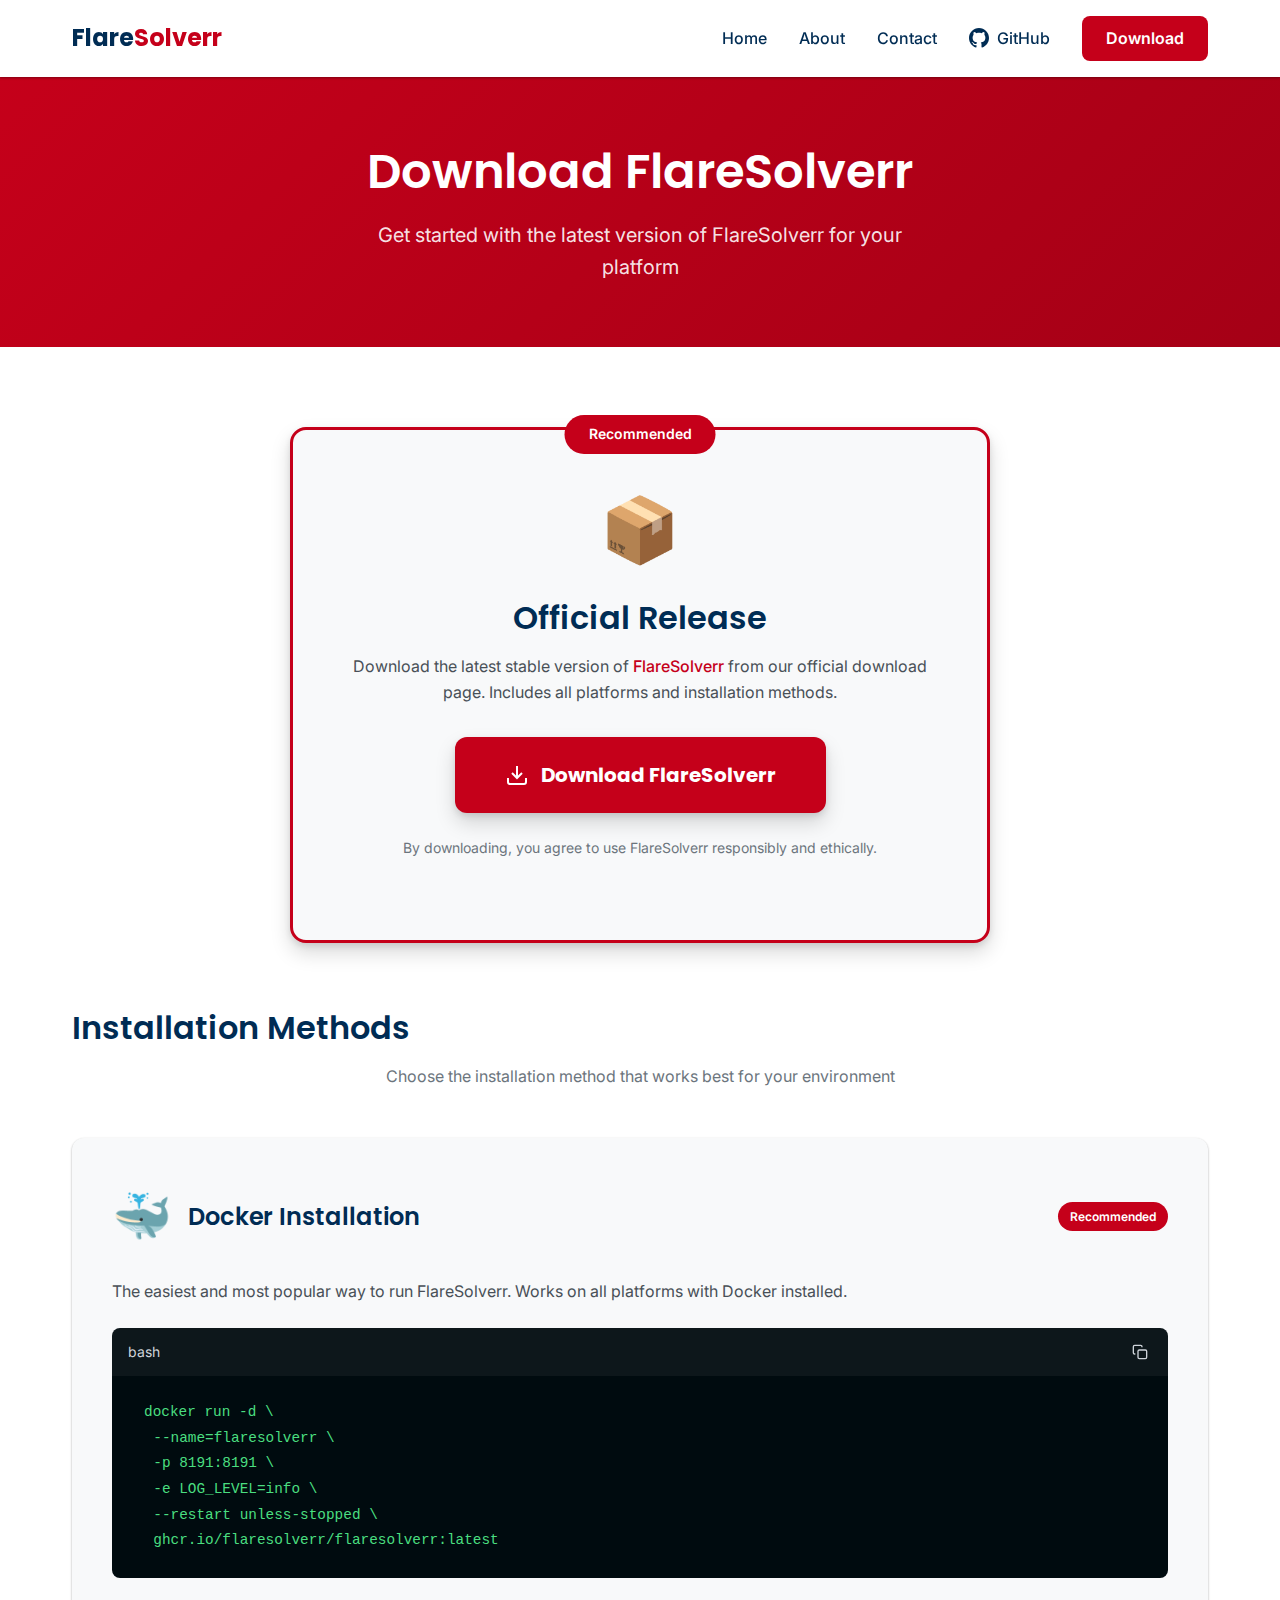
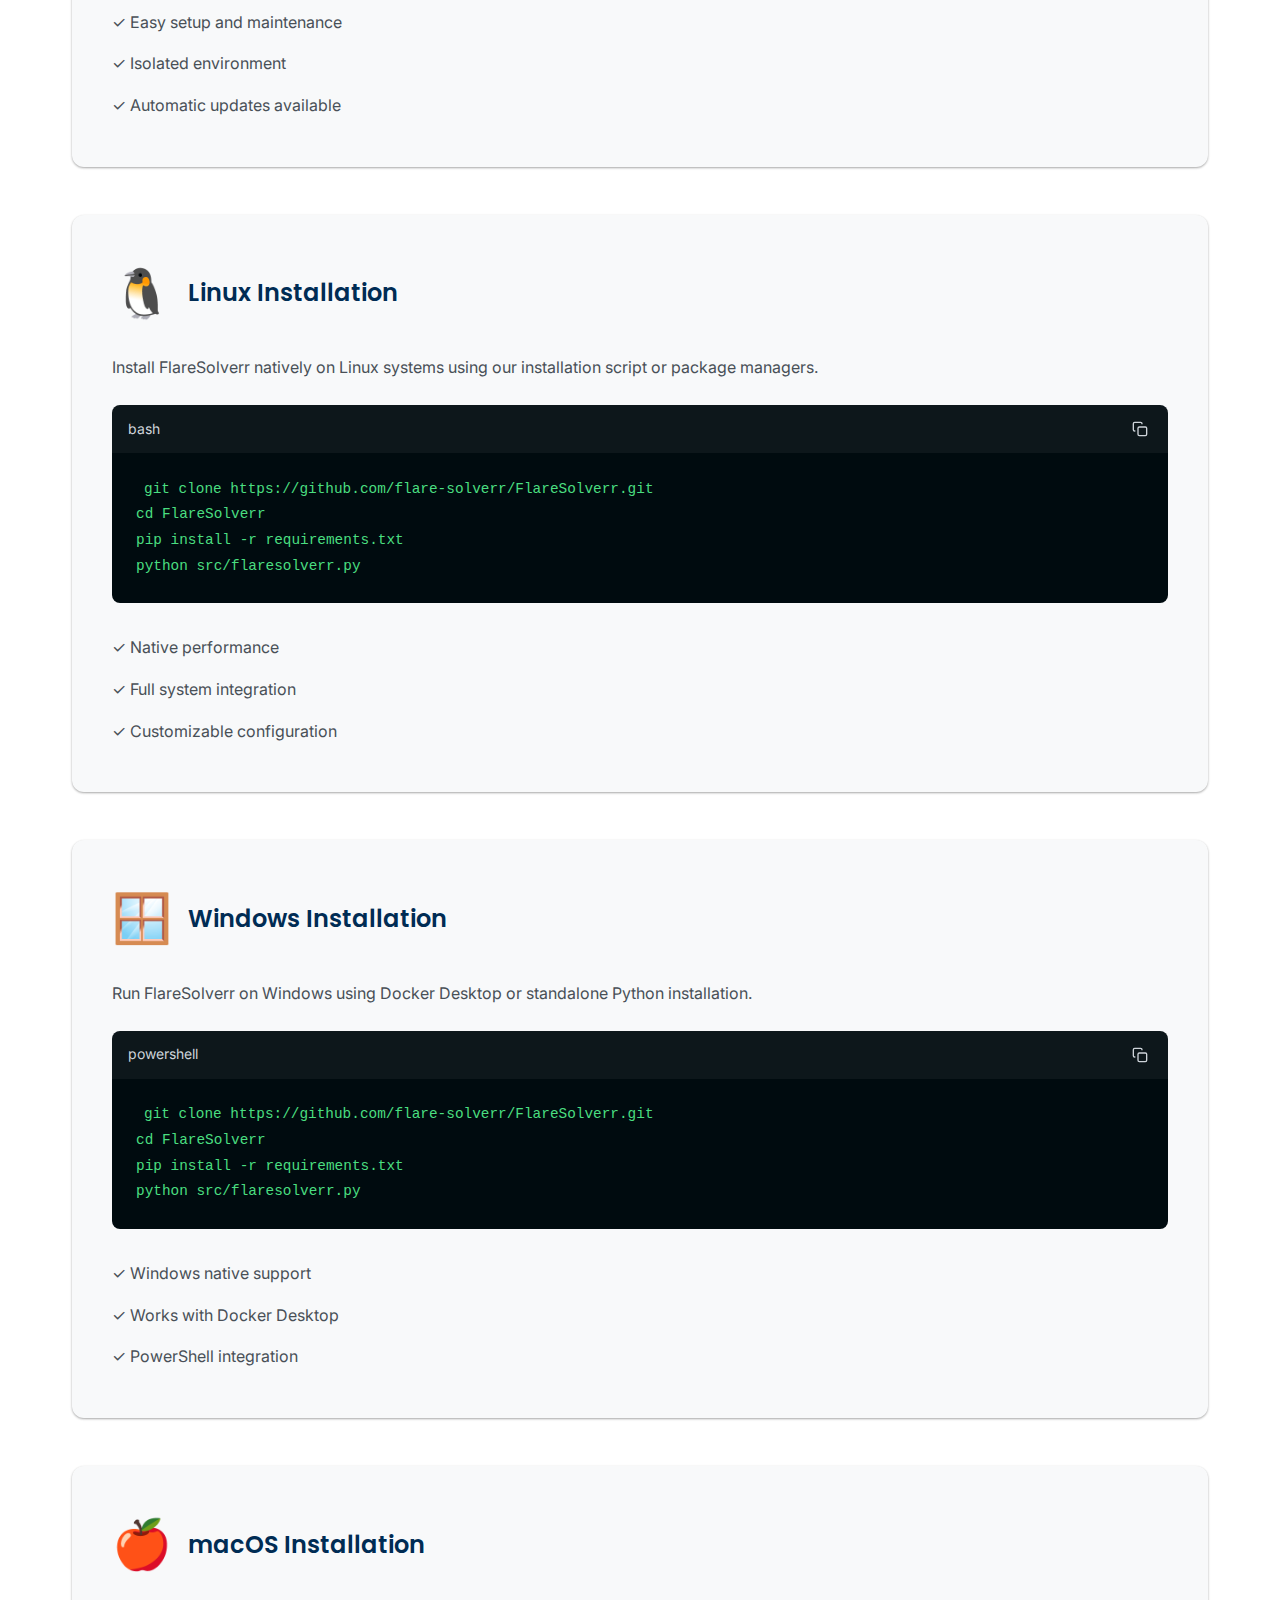
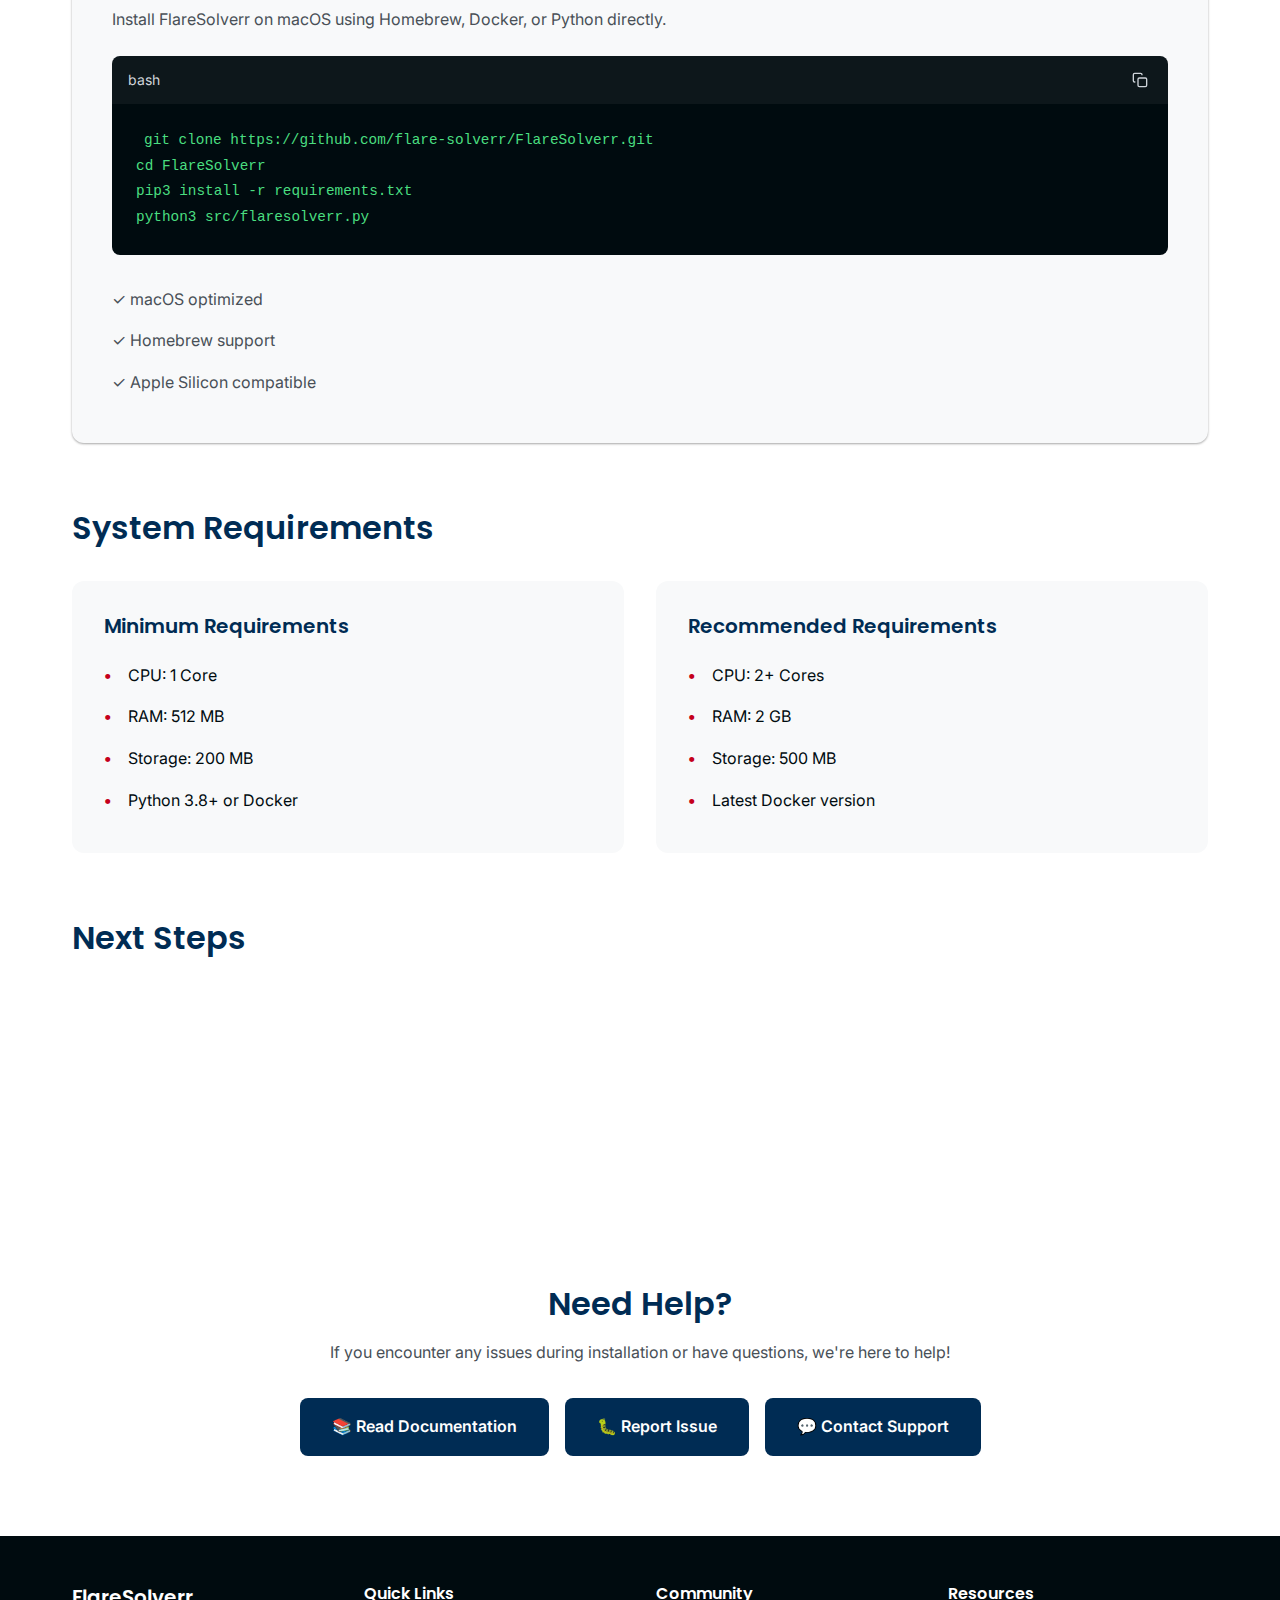
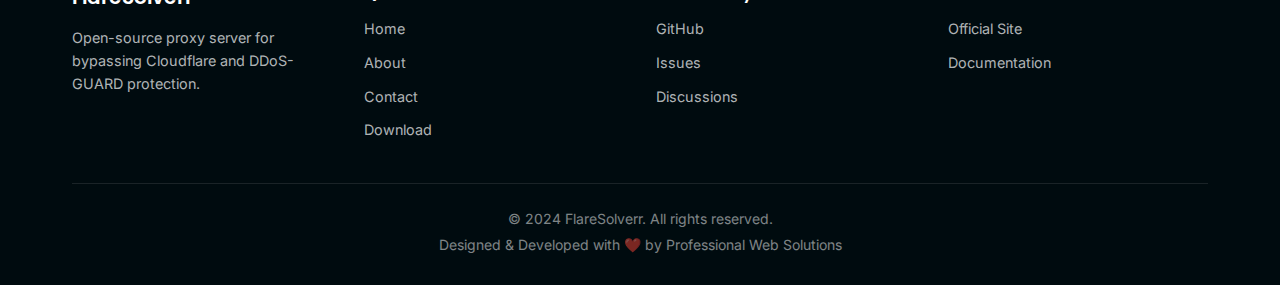
<file: download.html>
<!DOCTYPE html>
<html lang="en">
<head>
    <meta charset="UTF-8">
    <meta name="viewport" content="width=device-width, initial-scale=1.0">
    <meta name="description" content="Download FlareSolverr - Get the latest version of the powerful Cloudflare bypass proxy server for your platform.">
    <title>Download FlareSolverr - Latest Release</title>
    <link rel="stylesheet" href="style.css">
    <link rel="preconnect" href="https://fonts.googleapis.com">
    <link rel="preconnect" href="https://fonts.gstatic.com" crossorigin>
    <link href="https://fonts.googleapis.com/css2?family=Inter:wght@300;400;500;600;700&family=Poppins:wght@400;500;600;700&display=swap" rel="stylesheet">
</head>
<body>
    <header class="header">
        <nav class="navbar">
            <div class="container nav-container">
                <a href="index.html" class="logo">
                    <span class="logo-text">Flare<span class="logo-highlight">Solverr</span></span>
                </a>
                <button class="nav-toggle" aria-label="Toggle navigation">
                    <span class="hamburger"></span>
                </button>
                <ul class="nav-menu">
                    <li><a href="index.html" class="nav-link">Home</a></li>
                    <li><a href="about.html" class="nav-link">About</a></li>
                    <li><a href="contact.html" class="nav-link">Contact</a></li>
                    <li><a href="https://github.com/flare-solverr/FlareSolverr" class="nav-link github-link" target="_blank" rel="noopener">
                        <svg width="20" height="20" viewBox="0 0 24 24" fill="currentColor">
                            <path d="M12 0c-6.626 0-12 5.373-12 12 0 5.302 3.438 9.8 8.207 11.387.599.111.793-.261.793-.577v-2.234c-3.338.726-4.033-1.416-4.033-1.416-.546-1.387-1.333-1.756-1.333-1.756-1.089-.745.083-.729.083-.729 1.205.084 1.839 1.237 1.839 1.237 1.07 1.834 2.807 1.304 3.492.997.107-.775.418-1.305.762-1.604-2.665-.305-5.467-1.334-5.467-5.931 0-1.311.469-2.381 1.236-3.221-.124-.303-.535-1.524.117-3.176 0 0 1.008-.322 3.301 1.23.957-.266 1.983-.399 3.003-.404 1.02.005 2.047.138 3.006.404 2.291-1.552 3.297-1.23 3.297-1.23.653 1.653.242 2.874.118 3.176.77.84 1.235 1.911 1.235 3.221 0 4.609-2.807 5.624-5.479 5.921.43.372.823 1.102.823 2.222v3.293c0 .319.192.694.801.576 4.765-1.589 8.199-6.086 8.199-11.386 0-6.627-5.373-12-12-12z"/>
                        </svg>
                        GitHub
                    </a></li>
                    <li><a href="download.html" class="nav-link btn-download active">Download</a></li>
                </ul>
            </div>
        </nav>
    </header>

    <main>
        <section class="page-hero download-hero">
            <div class="container">
                <h1 class="page-title">Download FlareSolverr</h1>
                <p class="page-subtitle">Get started with the latest version of FlareSolverr for your platform</p>
            </div>
        </section>

        <section class="download-content">
            <div class="container">
                <div class="download-main">
                    <div class="download-card featured">
                        <div class="download-badge">Recommended</div>
                        <div class="download-icon">📦</div>
                        <h2>Official Release</h2>
                        <p>Download the latest stable version of <a href="index.html" class="inline-link">FlareSolverr</a> from our official download page. Includes all platforms and installation methods.</p>
                        <a href="https://flaresolverr.com/download/" 
                           class="btn btn-download-large" 
                           target="_blank" 
                           rel="noopener">
                            <svg width="24" height="24" viewBox="0 0 24 24" fill="none" stroke="currentColor" stroke-width="2">
                                <path d="M21 15v4a2 2 0 01-2 2H5a2 2 0 01-2-2v-4M7 10l5 5 5-5M12 15V3"/>
                            </svg>
                            Download FlareSolverr
                        </a>
                        <p class="download-note">By downloading, you agree to use FlareSolverr responsibly and ethically.</p>
                    </div>
                </div>

                <div class="installation-methods">
                    <h2>Installation Methods</h2>
                    <p class="section-description">Choose the installation method that works best for your environment</p>
                    
                    <div class="methods-container">
                        <div class="install-method">
                            <div class="method-header">
                                <div class="method-icon-large">🐳</div>
                                <h3>Docker Installation</h3>
                                <span class="method-tag recommended">Recommended</span>
                            </div>
                            <p>The easiest and most popular way to run FlareSolverr. Works on all platforms with Docker installed.</p>
                            <div class="code-block">
                                <div class="code-header">
                                    <span>bash</span>
                                    <button class="copy-btn" onclick="copyCode(this)" aria-label="Copy code">
                                        <svg width="16" height="16" viewBox="0 0 24 24" fill="none" stroke="currentColor" stroke-width="2">
                                            <rect x="9" y="9" width="13" height="13" rx="2" ry="2"></rect>
                                            <path d="M5 15H4a2 2 0 01-2-2V4a2 2 0 012-2h9a2 2 0 012 2v1"></path>
                                        </svg>
                                    </button>
                                </div>
                                <pre><code>docker run -d \
  --name=flaresolverr \
  -p 8191:8191 \
  -e LOG_LEVEL=info \
  --restart unless-stopped \
  ghcr.io/flaresolverr/flaresolverr:latest</code></pre>
                            </div>
                            <ul class="method-features">
                                <li>✓ Easy setup and maintenance</li>
                                <li>✓ Isolated environment</li>
                                <li>✓ Automatic updates available</li>
                            </ul>
                        </div>

                        <div class="install-method">
                            <div class="method-header">
                                <div class="method-icon-large">🐧</div>
                                <h3>Linux Installation</h3>
                            </div>
                            <p>Install FlareSolverr natively on Linux systems using our installation script or package managers.</p>
                            <div class="code-block">
                                <div class="code-header">
                                    <span>bash</span>
                                    <button class="copy-btn" onclick="copyCode(this)" aria-label="Copy code">
                                        <svg width="16" height="16" viewBox="0 0 24 24" fill="none" stroke="currentColor" stroke-width="2">
                                            <rect x="9" y="9" width="13" height="13" rx="2" ry="2"></rect>
                                            <path d="M5 15H4a2 2 0 01-2-2V4a2 2 0 012-2h9a2 2 0 012 2v1"></path>
                                        </svg>
                                    </button>
                                </div>
                                <pre><code>git clone https://github.com/flare-solverr/FlareSolverr.git
cd FlareSolverr
pip install -r requirements.txt
python src/flaresolverr.py</code></pre>
                            </div>
                            <ul class="method-features">
                                <li>✓ Native performance</li>
                                <li>✓ Full system integration</li>
                                <li>✓ Customizable configuration</li>
                            </ul>
                        </div>

                        <div class="install-method">
                            <div class="method-header">
                                <div class="method-icon-large">🪟</div>
                                <h3>Windows Installation</h3>
                            </div>
                            <p>Run FlareSolverr on Windows using Docker Desktop or standalone Python installation.</p>
                            <div class="code-block">
                                <div class="code-header">
                                    <span>powershell</span>
                                    <button class="copy-btn" onclick="copyCode(this)" aria-label="Copy code">
                                        <svg width="16" height="16" viewBox="0 0 24 24" fill="none" stroke="currentColor" stroke-width="2">
                                            <rect x="9" y="9" width="13" height="13" rx="2" ry="2"></rect>
                                            <path d="M5 15H4a2 2 0 01-2-2V4a2 2 0 012-2h9a2 2 0 012 2v1"></path>
                                        </svg>
                                    </button>
                                </div>
                                <pre><code>git clone https://github.com/flare-solverr/FlareSolverr.git
cd FlareSolverr
pip install -r requirements.txt
python src/flaresolverr.py</code></pre>
                            </div>
                            <ul class="method-features">
                                <li>✓ Windows native support</li>
                                <li>✓ Works with Docker Desktop</li>
                                <li>✓ PowerShell integration</li>
                            </ul>
                        </div>

                        <div class="install-method">
                            <div class="method-header">
                                <div class="method-icon-large">🍎</div>
                                <h3>macOS Installation</h3>
                            </div>
                            <p>Install FlareSolverr on macOS using Homebrew, Docker, or Python directly.</p>
                            <div class="code-block">
                                <div class="code-header">
                                    <span>bash</span>
                                    <button class="copy-btn" onclick="copyCode(this)" aria-label="Copy code">
                                        <svg width="16" height="16" viewBox="0 0 24 24" fill="none" stroke="currentColor" stroke-width="2">
                                            <rect x="9" y="9" width="13" height="13" rx="2" ry="2"></rect>
                                            <path d="M5 15H4a2 2 0 01-2-2V4a2 2 0 012-2h9a2 2 0 012 2v1"></path>
                                        </svg>
                                    </button>
                                </div>
                                <pre><code>git clone https://github.com/flare-solverr/FlareSolverr.git
cd FlareSolverr
pip3 install -r requirements.txt
python3 src/flaresolverr.py</code></pre>
                            </div>
                            <ul class="method-features">
                                <li>✓ macOS optimized</li>
                                <li>✓ Homebrew support</li>
                                <li>✓ Apple Silicon compatible</li>
                            </ul>
                        </div>
                    </div>
                </div>

                <div class="system-requirements">
                    <h2>System Requirements</h2>
                    <div class="requirements-grid">
                        <div class="req-card">
                            <h4>Minimum Requirements</h4>
                            <ul>
                                <li>CPU: 1 Core</li>
                                <li>RAM: 512 MB</li>
                                <li>Storage: 200 MB</li>
                                <li>Python 3.8+ or Docker</li>
                            </ul>
                        </div>
                        <div class="req-card">
                            <h4>Recommended Requirements</h4>
                            <ul>
                                <li>CPU: 2+ Cores</li>
                                <li>RAM: 2 GB</li>
                                <li>Storage: 500 MB</li>
                                <li>Latest Docker version</li>
                            </ul>
                        </div>
                    </div>
                </div>

                <div class="next-steps">
                    <h2>Next Steps</h2>
                    <div class="steps-grid">
                        <div class="step-card">
                            <div class="step-number">1</div>
                            <h3>Download & Install</h3>
                            <p>Choose your preferred installation method and follow the setup instructions.</p>
                        </div>
                        <div class="step-card">
                            <div class="step-number">2</div>
                            <h3>Configure</h3>
                            <p>Customize FlareSolverr settings using environment variables or configuration files.</p>
                        </div>
                        <div class="step-card">
                            <div class="step-number">3</div>
                            <h3>Integrate</h3>
                            <p>Connect your applications to FlareSolverr using the simple REST API.</p>
                        </div>
                    </div>
                </div>

                <div class="help-section">
                    <h2>Need Help?</h2>
                    <p>If you encounter any issues during installation or have questions, we're here to help!</p>
                    <div class="help-links">
                        <a href="https://github.com/flare-solverr/FlareSolverr/wiki" class="help-link" target="_blank" rel="noopener">
                            📚 Read Documentation
                        </a>
                        <a href="https://github.com/flare-solverr/FlareSolverr/issues" class="help-link" target="_blank" rel="noopener">
                            🐛 Report Issue
                        </a>
                        <a href="contact.html" class="help-link">
                            💬 Contact Support
                        </a>
                    </div>
                </div>
            </div>
        </section>
    </main>

    <footer class="footer">
        <div class="container">
            <div class="footer-content">
                <div class="footer-section">
                    <h3>FlareSolverr</h3>
                    <p>Open-source proxy server for bypassing Cloudflare and DDoS-GUARD protection.</p>
                </div>
                <div class="footer-section">
                    <h4>Quick Links</h4>
                    <ul class="footer-links">
                        <li><a href="index.html">Home</a></li>
                        <li><a href="about.html">About</a></li>
                        <li><a href="contact.html">Contact</a></li>
                        <li><a href="download.html">Download</a></li>
                    </ul>
                </div>
                <div class="footer-section">
                    <h4>Community</h4>
                    <ul class="footer-links">
                        <li><a href="https://github.com/flare-solverr/FlareSolverr" target="_blank" rel="noopener">GitHub</a></li>
                        <li><a href="https://github.com/flare-solverr/FlareSolverr/issues" target="_blank" rel="noopener">Issues</a></li>
                        <li><a href="https://github.com/flare-solverr/FlareSolverr/discussions" target="_blank" rel="noopener">Discussions</a></li>
                    </ul>
                </div>
                <div class="footer-section">
                    <h4>Resources</h4>
                    <ul class="footer-links">
                        <li><a href="https://flaresolverr.com/" target="_blank" rel="noopener">Official Site</a></li>
                        <li><a href="https://github.com/flare-solverr/FlareSolverr/wiki" target="_blank" rel="noopener">Documentation</a></li>
                    </ul>
                </div>
            </div>
            <div class="footer-bottom">
                <p>&copy; 2024 FlareSolverr. All rights reserved.</p>
                <p>Designed & Developed with ❤️ by Professional Web Solutions</p>
            </div>
        </div>
    </footer>

    <script src="script.js"></script>
</body>
</html>
</file>
<file: style.css>
/* ==========================================
   FlareSolverr Website - Modern CSS Styles
   Color Palette: #002C54, #FFFFFF, #C5001A, #000B0F
   ========================================== */

/* CSS Variables */
:root {
    --primary-color: #002C54;
    --secondary-color: #FFFFFF;
    --accent-color: #C5001A;
    --dark-color: #000B0F;
    --light-bg: #F8F9FA;
    --gray-100: #F1F3F5;
    --gray-200: #E9ECEF;
    --gray-300: #DEE2E6;
    --gray-400: #CED4DA;
    --gray-500: #ADB5BD;
    --gray-600: #6C757D;
    --gray-700: #495057;
    --gray-800: #343A40;
    --transition: all 0.3s cubic-bezier(0.4, 0, 0.2, 1);
    --shadow-sm: 0 1px 3px rgba(0, 0, 0, 0.12), 0 1px 2px rgba(0, 0, 0, 0.24);
    --shadow-md: 0 4px 6px rgba(0, 0, 0, 0.1), 0 2px 4px rgba(0, 0, 0, 0.06);
    --shadow-lg: 0 10px 20px rgba(0, 0, 0, 0.15), 0 3px 6px rgba(0, 0, 0, 0.10);
    --shadow-xl: 0 20px 25px rgba(0, 0, 0, 0.15), 0 10px 10px rgba(0, 0, 0, 0.04);
}

/* Reset & Base Styles */
* {
    margin: 0;
    padding: 0;
    box-sizing: border-box;
}

html {
    scroll-behavior: smooth;
    font-size: 16px;
}

body {
    font-family: 'Inter', -apple-system, BlinkMacSystemFont, 'Segoe UI', Roboto, Oxygen, Ubuntu, sans-serif;
    line-height: 1.6;
    color: var(--dark-color);
    background: var(--secondary-color);
    overflow-x: hidden;
}

h1, h2, h3, h4, h5, h6 {
    font-family: 'Poppins', sans-serif;
    font-weight: 600;
    line-height: 1.3;
    margin-bottom: 1rem;
    color: var(--primary-color);
}

h1 { font-size: 2.5rem; }
h2 { font-size: 2rem; }
h3 { font-size: 1.5rem; }
h4 { font-size: 1.25rem; }

p {
    margin-bottom: 1rem;
    color: var(--gray-700);
}

a {
    text-decoration: none;
    color: inherit;
    transition: var(--transition);
}

ul {
    list-style: none;
}

img {
    max-width: 100%;
    height: auto;
    display: block;
}

code {
    font-family: 'Monaco', 'Courier New', monospace;
    background: var(--gray-100);
    padding: 0.2rem 0.5rem;
    border-radius: 4px;
    font-size: 0.9em;
    color: var(--accent-color);
}

/* Container */
.container {
    max-width: 1200px;
    margin: 0 auto;
    padding: 0 2rem;
}

/* Header & Navigation */
.header {
    background: var(--secondary-color);
    box-shadow: var(--shadow-sm);
    position: sticky;
    top: 0;
    z-index: 1000;
    transition: var(--transition);
}

.navbar {
    padding: 1rem 0;
}

.nav-container {
    display: flex;
    justify-content: space-between;
    align-items: center;
}

.logo {
    font-size: 1.5rem;
    font-weight: 700;
    font-family: 'Poppins', sans-serif;
    color: var(--primary-color);
}

.logo-highlight {
    color: var(--accent-color);
}

.nav-toggle {
    display: none;
    background: none;
    border: none;
    cursor: pointer;
    padding: 0.5rem;
}

.hamburger {
    display: block;
    width: 25px;
    height: 2px;
    background: var(--primary-color);
    position: relative;
    transition: var(--transition);
}

.hamburger::before,
.hamburger::after {
    content: '';
    position: absolute;
    width: 25px;
    height: 2px;
    background: var(--primary-color);
    transition: var(--transition);
}

.hamburger::before { top: -8px; }
.hamburger::after { top: 8px; }

.nav-menu {
    display: flex;
    gap: 2rem;
    align-items: center;
}

.nav-link {
    color: var(--primary-color);
    font-weight: 500;
    padding: 0.5rem 0;
    position: relative;
    display: flex;
    align-items: center;
    gap: 0.5rem;
}

.nav-link::after {
    content: '';
    position: absolute;
    bottom: 0;
    left: 0;
    width: 0;
    height: 2px;
    background: var(--accent-color);
    transition: var(--transition);
}

.nav-link:hover::after,
.nav-link.active::after {
    width: 100%;
}

.nav-link:hover {
    color: var(--accent-color);
}

.github-link svg {
    transition: var(--transition);
}

.github-link:hover svg {
    transform: scale(1.1);
}

.btn-download {
    background: var(--accent-color);
    color: var(--secondary-color) !important;
    padding: 0.6rem 1.5rem !important;
    border-radius: 8px;
    font-weight: 600;
}

.btn-download::after {
    display: none;
}

.btn-download:hover {
    background: #A50016;
    transform: translateY(-2px);
    box-shadow: var(--shadow-md);
}

/* Buttons */
.btn {
    display: inline-flex;
    align-items: center;
    gap: 0.5rem;
    padding: 0.875rem 2rem;
    border-radius: 8px;
    font-weight: 600;
    font-family: 'Poppins', sans-serif;
    transition: var(--transition);
    cursor: pointer;
    border: 2px solid transparent;
    text-align: center;
    justify-content: center;
}

.btn-primary {
    background: var(--accent-color);
    color: var(--secondary-color);
}

.btn-primary:hover {
    background: #A50016;
    transform: translateY(-2px);
    box-shadow: var(--shadow-lg);
}

.btn-secondary {
    background: var(--primary-color);
    color: var(--secondary-color);
}

.btn-secondary:hover {
    background: #003d75;
    transform: translateY(-2px);
    box-shadow: var(--shadow-lg);
}

.btn-outline {
    background: transparent;
    color: var(--primary-color);
    border: 2px solid var(--primary-color);
}

.btn-outline:hover {
    background: var(--primary-color);
    color: var(--secondary-color);
    transform: translateY(-2px);
}

/* Hero Section */
.hero {
    background: linear-gradient(135deg, var(--primary-color) 0%, #003d75 100%);
    color: var(--secondary-color);
    padding: 6rem 0;
    position: relative;
    overflow: hidden;
}

.hero::before {
    content: '';
    position: absolute;
    top: 0;
    left: 0;
    right: 0;
    bottom: 0;
    background: url('data:image/svg+xml,<svg width="100" height="100" xmlns="http://www.w3.org/2000/svg"><defs><pattern id="grid" width="40" height="40" patternUnits="userSpaceOnUse"><path d="M 40 0 L 0 0 0 40" fill="none" stroke="rgba(255,255,255,0.05)" stroke-width="1"/></pattern></defs><rect width="100" height="100" fill="url(%23grid)"/></svg>');
    opacity: 0.3;
}

.hero-container {
    display: grid;
    grid-template-columns: 1fr 1fr;
    gap: 4rem;
    align-items: center;
    position: relative;
    z-index: 1;
}

.hero-content h1 {
    color: var(--secondary-color);
    font-size: 3rem;
    margin-bottom: 1.5rem;
}

.gradient-text {
    background: linear-gradient(135deg, var(--secondary-color) 0%, #FFC7C7 100%);
    -webkit-background-clip: text;
    -webkit-text-fill-color: transparent;
    background-clip: text;
}

.hero-description {
    font-size: 1.125rem;
    color: rgba(255, 255, 255, 0.9);
    margin-bottom: 2rem;
    line-height: 1.8;
}

.hero-buttons {
    display: flex;
    gap: 1rem;
    flex-wrap: wrap;
}

.hero-visual {
    display: flex;
    justify-content: center;
    align-items: center;
}

.visual-card {
    background: rgba(255, 255, 255, 0.1);
    backdrop-filter: blur(10px);
    border-radius: 16px;
    padding: 2rem;
    border: 1px solid rgba(255, 255, 255, 0.2);
    box-shadow: var(--shadow-xl);
}

.code-snippet {
    background: rgba(0, 0, 0, 0.3);
    border-radius: 12px;
    overflow: hidden;
}

.code-header {
    background: rgba(0, 0, 0, 0.2);
    padding: 0.75rem 1rem;
    display: flex;
    gap: 0.5rem;
}

.code-dot {
    width: 12px;
    height: 12px;
    border-radius: 50%;
    background: var(--gray-400);
}

.code-body {
    padding: 1.5rem;
    font-family: 'Monaco', monospace;
    font-size: 0.9rem;
}

.code-body code {
    background: none;
    color: var(--secondary-color);
    padding: 0;
}

.code-body .highlight {
    color: #4ADE80;
}

/* Sections */
section {
    padding: 5rem 0;
}

.section-title {
    text-align: center;
    font-size: 2.5rem;
    margin-bottom: 1rem;
    color: var(--primary-color);
}

.section-subtitle {
    text-align: center;
    font-size: 1.125rem;
    color: var(--gray-600);
    margin-bottom: 3rem;
    max-width: 600px;
    margin-left: auto;
    margin-right: auto;
}

/* Features Section */
.features {
    background: var(--light-bg);
}

.features-grid {
    display: grid;
    grid-template-columns: repeat(auto-fit, minmax(250px, 1fr));
    gap: 2rem;
}

.feature-card {
    background: var(--secondary-color);
    padding: 2rem;
    border-radius: 12px;
    box-shadow: var(--shadow-sm);
    transition: var(--transition);
    text-align: center;
}

.feature-card:hover {
    transform: translateY(-5px);
    box-shadow: var(--shadow-lg);
}

.feature-icon {
    font-size: 3rem;
    margin-bottom: 1rem;
}

.feature-card h3 {
    color: var(--primary-color);
    margin-bottom: 0.75rem;
}

.feature-card p {
    color: var(--gray-600);
}

/* Content Section */
.content-section {
    background: var(--secondary-color);
}

.content-grid {
    display: grid;
    grid-template-columns: 1fr 1fr;
    gap: 3rem;
}

.content-block h2 {
    margin-bottom: 1.5rem;
}

.highlight-block {
    background: var(--light-bg);
    padding: 2rem;
    border-radius: 12px;
    border-left: 4px solid var(--accent-color);
}

.feature-list {
    list-style: none;
}

.feature-list li {
    padding: 0.5rem 0;
    padding-left: 1.5rem;
    position: relative;
}

.feature-list li::before {
    content: '✓';
    position: absolute;
    left: 0;
    color: var(--accent-color);
    font-weight: bold;
}

.inline-link {
    color: var(--accent-color);
    font-weight: 500;
    border-bottom: 1px solid transparent;
}

.inline-link:hover {
    border-bottom-color: var(--accent-color);
}

/* Info Section */
.info-section {
    background: var(--light-bg);
}

.info-cards {
    display: grid;
    gap: 2rem;
}

.info-card {
    background: var(--secondary-color);
    padding: 2.5rem;
    border-radius: 12px;
    box-shadow: var(--shadow-sm);
    position: relative;
    padding-left: 4rem;
}

.info-number {
    position: absolute;
    left: 2rem;
    top: 2.5rem;
    font-size: 2.5rem;
    font-weight: 700;
    color: var(--accent-color);
    opacity: 0.2;
}

.info-card h3 {
    margin-bottom: 1rem;
}

/* Troubleshooting Section */
.troubleshooting-section {
    background: var(--secondary-color);
}

.troubleshooting-grid {
    display: grid;
    grid-template-columns: repeat(auto-fit, minmax(300px, 1fr));
    gap: 2rem;
}

.trouble-card {
    background: var(--light-bg);
    padding: 2rem;
    border-radius: 12px;
    border-left: 4px solid var(--primary-color);
}

.trouble-card h3 {
    color: var(--primary-color);
    margin-bottom: 1rem;
}

/* CTA Section */
.cta-section {
    background: linear-gradient(135deg, var(--primary-color) 0%, #003d75 100%);
    color: var(--secondary-color);
    text-align: center;
}

.cta-content h2 {
    color: var(--secondary-color);
    font-size: 2.5rem;
    margin-bottom: 1rem;
}

.cta-content p {
    color: rgba(255, 255, 255, 0.9);
    font-size: 1.125rem;
    margin-bottom: 2rem;
}

.cta-buttons {
    display: flex;
    gap: 1rem;
    justify-content: center;
    flex-wrap: wrap;
}

/* Footer */
.footer {
    background: var(--dark-color);
    color: var(--secondary-color);
    padding: 3rem 0 1.5rem;
}

.footer-content {
    display: grid;
    grid-template-columns: repeat(auto-fit, minmax(200px, 1fr));
    gap: 2rem;
    margin-bottom: 2rem;
}

.footer-section h3 {
    color: var(--secondary-color);
    margin-bottom: 1rem;
    font-size: 1.25rem;
}

.footer-section h4 {
    color: var(--secondary-color);
    margin-bottom: 0.75rem;
    font-size: 1rem;
}

.footer-section p {
    color: rgba(255, 255, 255, 0.7);
    font-size: 0.9rem;
}

.footer-links li {
    margin-bottom: 0.5rem;
}

.footer-links a {
    color: rgba(255, 255, 255, 0.7);
    font-size: 0.9rem;
    transition: var(--transition);
}

.footer-links a:hover {
    color: var(--accent-color);
    padding-left: 5px;
}

.footer-bottom {
    border-top: 1px solid rgba(255, 255, 255, 0.1);
    padding-top: 1.5rem;
    text-align: center;
}

.footer-bottom p {
    color: rgba(255, 255, 255, 0.5);
    font-size: 0.875rem;
    margin-bottom: 0.25rem;
}

/* Page Hero */
.page-hero {
    background: linear-gradient(135deg, var(--primary-color) 0%, #003d75 100%);
    color: var(--secondary-color);
    padding: 4rem 0;
    text-align: center;
}

.page-title {
    color: var(--secondary-color);
    font-size: 3rem;
    margin-bottom: 1rem;
}

.page-subtitle {
    color: rgba(255, 255, 255, 0.9);
    font-size: 1.25rem;
    max-width: 600px;
    margin: 0 auto;
}

/* About Page */
.about-content {
    background: var(--secondary-color);
}

.about-intro {
    max-width: 800px;
    margin: 0 auto 4rem;
    text-align: center;
}

.mission-vision {
    display: grid;
    grid-template-columns: repeat(auto-fit, minmax(300px, 1fr));
    gap: 3rem;
    margin-bottom: 4rem;
}

.mv-card {
    background: var(--light-bg);
    padding: 2.5rem;
    border-radius: 12px;
    box-shadow: var(--shadow-sm);
}

.mv-icon {
    font-size: 3rem;
    margin-bottom: 1rem;
}

.mission-points {
    list-style: none;
    margin-top: 1.5rem;
}

.mission-points li {
    padding: 0.5rem 0;
    padding-left: 1.5rem;
    position: relative;
}

.mission-points li::before {
    content: '→';
    position: absolute;
    left: 0;
    color: var(--accent-color);
}

.values-section {
    margin-bottom: 4rem;
}

.values-grid {
    display: grid;
    grid-template-columns: repeat(auto-fit, minmax(250px, 1fr));
    gap: 2rem;
    margin-top: 2rem;
}

.value-card {
    background: var(--light-bg);
    padding: 2rem;
    border-radius: 12px;
    text-align: center;
}

.value-card h4 {
    color: var(--primary-color);
    margin-bottom: 0.75rem;
    font-size: 1.125rem;
}

.project-story {
    max-width: 800px;
    margin: 0 auto 4rem;
}

.community-section {
    text-align: center;
}

.community-stats {
    display: grid;
    grid-template-columns: repeat(auto-fit, minmax(200px, 1fr));
    gap: 2rem;
    margin-top: 3rem;
}

.stat-card {
    background: var(--primary-color);
    color: var(--secondary-color);
    padding: 2rem;
    border-radius: 12px;
    text-align: center;
}

.stat-number {
    font-size: 3rem;
    font-weight: 700;
    color: var(--secondary-color);
    margin-bottom: 0.5rem;
}

.stat-label {
    font-size: 1rem;
    color: rgba(255, 255, 255, 0.8);
}

/* Contact Page */
.contact-content {
    background: var(--secondary-color);
}

.contact-intro {
    max-width: 800px;
    margin: 0 auto 4rem;
    text-align: center;
}

.contact-form-section {
    max-width: 600px;
    margin: 0 auto 4rem;
}

.form-card {
    background: var(--light-bg);
    padding: 3rem;
    border-radius: 16px;
    text-align: center;
    box-shadow: var(--shadow-md);
}

.form-icon {
    color: var(--accent-color);
    margin-bottom: 1.5rem;
}

.form-card h3 {
    margin-bottom: 1rem;
}

.form-card p {
    margin-bottom: 2rem;
}

.btn-form {
    display: inline-flex;
    align-items: center;
    gap: 0.75rem;
    padding: 1rem 2.5rem;
    background: var(--accent-color);
    color: var(--secondary-color);
    border-radius: 10px;
    font-weight: 600;
    font-size: 1.125rem;
    transition: var(--transition);
    box-shadow: var(--shadow-md);
}

.btn-form:hover {
    background: #A50016;
    transform: translateY(-3px);
    box-shadow: var(--shadow-xl);
}

.contact-methods {
    margin-bottom: 4rem;
}

.methods-grid {
    display: grid;
    grid-template-columns: repeat(auto-fit, minmax(280px, 1fr));
    gap: 2rem;
    margin-top: 2rem;
}

.method-card {
    background: var(--light-bg);
    padding: 2rem;
    border-radius: 12px;
    text-align: center;
    transition: var(--transition);
}

.method-card:hover {
    transform: translateY(-5px);
    box-shadow: var(--shadow-lg);
}

.method-icon {
    font-size: 2.5rem;
    margin-bottom: 1rem;
}

.method-card h3 {
    margin-bottom: 1rem;
}

.method-link {
    color: var(--accent-color);
    font-weight: 600;
    display: inline-block;
    margin-top: 1rem;
}

.method-link:hover {
    text-decoration: underline;
}

.contact-info {
    max-width: 800px;
    margin: 0 auto;
}

.faq-section {
    margin-top: 2rem;
}

.faq-item {
    background: var(--light-bg);
    padding: 1.5rem;
    border-radius: 8px;
    margin-bottom: 1rem;
}

.faq-item h4 {
    color: var(--primary-color);
    margin-bottom: 0.75rem;
}

/* Download Page */
.download-hero {
    background: linear-gradient(135deg, var(--accent-color) 0%, #A50016 100%);
}

.download-content {
    background: var(--secondary-color);
}

.download-main {
    max-width: 700px;
    margin: 0 auto 4rem;
}

.download-card {
    background: var(--light-bg);
    padding: 3rem;
    border-radius: 16px;
    text-align: center;
    position: relative;
    box-shadow: var(--shadow-lg);
}

.download-card.featured {
    border: 3px solid var(--accent-color);
}

.download-badge {
    position: absolute;
    top: -15px;
    left: 50%;
    transform: translateX(-50%);
    background: var(--accent-color);
    color: var(--secondary-color);
    padding: 0.5rem 1.5rem;
    border-radius: 20px;
    font-weight: 600;
    font-size: 0.875rem;
}

.download-icon {
    font-size: 4rem;
    margin-bottom: 1rem;
}

.download-card h2 {
    margin-bottom: 1rem;
}

.download-card p {
    margin-bottom: 2rem;
}

.btn-download-large {
    display: inline-flex;
    align-items: center;
    gap: 0.75rem;
    padding: 1.25rem 3rem;
    background: var(--accent-color);
    color: var(--secondary-color);
    border-radius: 12px;
    font-weight: 700;
    font-size: 1.25rem;
    transition: var(--transition);
    box-shadow: var(--shadow-lg);
}

.btn-download-large:hover {
    background: #A50016;
    transform: translateY(-3px);
    box-shadow: var(--shadow-xl);
}

.download-note {
    font-size: 0.875rem;
    color: var(--gray-600);
    margin-top: 1.5rem;
    margin-bottom: 0;
}

/* Installation Methods */
.installation-methods {
    margin-bottom: 4rem;
}

.section-description {
    text-align: center;
    color: var(--gray-600);
    margin-bottom: 3rem;
}

.methods-container {
    display: grid;
    gap: 3rem;
}

.install-method {
    background: var(--light-bg);
    padding: 2.5rem;
    border-radius: 12px;
    box-shadow: var(--shadow-sm);
}

.method-header {
    display: flex;
    align-items: center;
    gap: 1rem;
    margin-bottom: 1.5rem;
}

.method-icon-large {
    font-size: 3rem;
}

.method-header h3 {
    flex: 1;
    margin: 0;
}

.method-tag {
    background: var(--accent-color);
    color: var(--secondary-color);
    padding: 0.3rem 0.75rem;
    border-radius: 15px;
    font-size: 0.75rem;
    font-weight: 600;
}

.code-block {
    background: var(--dark-color);
    border-radius: 8px;
    overflow: hidden;
    margin: 1.5rem 0;
}

.code-block .code-header {
    background: rgba(255, 255, 255, 0.05);
    padding: 0.75rem 1rem;
    display: flex;
    justify-content: space-between;
    align-items: center;
    color: var(--gray-400);
    font-size: 0.875rem;
}

.copy-btn {
    background: none;
    border: none;
    color: var(--gray-400);
    cursor: pointer;
    padding: 0.25rem;
    display: flex;
    align-items: center;
    transition: var(--transition);
}

.copy-btn:hover {
    color: var(--secondary-color);
}

.code-block pre {
    padding: 1.5rem;
    margin: 0;
    overflow-x: auto;
}

.code-block code {
    background: none;
    color: #4ADE80;
    font-size: 0.9rem;
    line-height: 1.6;
}

.method-features {
    list-style: none;
}

.method-features li {
    padding: 0.5rem 0;
    color: var(--gray-700);
}

/* System Requirements */
.system-requirements {
    margin-bottom: 4rem;
}

.requirements-grid {
    display: grid;
    grid-template-columns: repeat(auto-fit, minmax(300px, 1fr));
    gap: 2rem;
    margin-top: 2rem;
}

.req-card {
    background: var(--light-bg);
    padding: 2rem;
    border-radius: 12px;
}

.req-card h4 {
    color: var(--primary-color);
    margin-bottom: 1rem;
}

.req-card ul {
    list-style: none;
}

.req-card ul li {
    padding: 0.5rem 0;
    padding-left: 1.5rem;
    position: relative;
}

.req-card ul li::before {
    content: '•';
    position: absolute;
    left: 0;
    color: var(--accent-color);
    font-weight: bold;
}

/* Next Steps */
.next-steps {
    margin-bottom: 4rem;
}

.steps-grid {
    display: grid;
    grid-template-columns: repeat(auto-fit, minmax(250px, 1fr));
    gap: 2rem;
    margin-top: 2rem;
}

.step-card {
    background: var(--light-bg);
    padding: 2rem;
    border-radius: 12px;
    text-align: center;
    position: relative;
    padding-top: 3.5rem;
}

.step-number {
    position: absolute;
    top: -20px;
    left: 50%;
    transform: translateX(-50%);
    width: 50px;
    height: 50px;
    background: var(--accent-color);
    color: var(--secondary-color);
    border-radius: 50%;
    display: flex;
    align-items: center;
    justify-content: center;
    font-size: 1.5rem;
    font-weight: 700;
    box-shadow: var(--shadow-md);
}

.step-card h3 {
    margin-bottom: 1rem;
}

/* Help Section */
.help-section {
    text-align: center;
    max-width: 700px;
    margin: 0 auto;
}

.help-links {
    display: flex;
    gap: 1rem;
    justify-content: center;
    flex-wrap: wrap;
    margin-top: 2rem;
}

.help-link {
    background: var(--primary-color);
    color: var(--secondary-color);
    padding: 1rem 2rem;
    border-radius: 8px;
    font-weight: 600;
    transition: var(--transition);
}

.help-link:hover {
    background: #003d75;
    transform: translateY(-2px);
    box-shadow: var(--shadow-md);
}

/* Responsive Design */
@media (max-width: 968px) {
    .hero-container {
        grid-template-columns: 1fr;
        text-align: center;
    }
    
    .hero-buttons {
        justify-content: center;
    }
    
    .content-grid {
        grid-template-columns: 1fr;
    }
    
    .nav-menu {
        position: fixed;
        left: -100%;
        top: 70px;
        flex-direction: column;
        background: var(--secondary-color);
        width: 100%;
        text-align: center;
        transition: var(--transition);
        box-shadow: var(--shadow-lg);
        padding: 2rem 0;
    }
    
    .nav-menu.active {
        left: 0;
    }
    
    .nav-toggle {
        display: block;
    }
    
    .nav-toggle.active .hamburger {
        background: transparent;
    }
    
    .nav-toggle.active .hamburger::before {
        transform: rotate(45deg);
        top: 0;
    }
    
    .nav-toggle.active .hamburger::after {
        transform: rotate(-45deg);
        top: 0;
    }
}

@media (max-width: 768px) {
    h1 { font-size: 2rem; }
    h2 { font-size: 1.75rem; }
    
    .hero-content h1 {
        font-size: 2rem;
    }
    
    .page-title {
        font-size: 2rem;
    }
    
    .section-title {
        font-size: 1.75rem;
    }
    
    .container {
        padding: 0 1rem;
    }
    
    section {
        padding: 3rem 0;
    }
    
    .hero {
        padding: 4rem 0;
    }
    
    .cta-buttons,
    .hero-buttons,
    .help-links {
        flex-direction: column;
    }
    
    .btn {
        width: 100%;
        justify-content: center;
    }
}

@media (max-width: 480px) {
    html {
        font-size: 14px;
    }
    
    .features-grid,
    .values-grid,
    .methods-grid,
    .steps-grid {
        grid-template-columns: 1fr;
    }
}

/* Animations */
@keyframes fadeInUp {
    from {
        opacity: 0;
        transform: translateY(30px);
    }
    to {
        opacity: 1;
        transform: translateY(0);
    }
}

.fade-in-up {
    animation: fadeInUp 0.6s ease-out;
}

/* Utility Classes */
.text-center { text-align: center; }
.mt-1 { margin-top: 0.5rem; }
.mt-2 { margin-top: 1rem; }
.mt-3 { margin-top: 1.5rem; }
.mt-4 { margin-top: 2rem; }
.mb-1 { margin-bottom: 0.5rem; }
.mb-2 { margin-bottom: 1rem; }
.mb-3 { margin-bottom: 1.5rem; }
.mb-4 { margin-bottom: 2rem; }
</file>
